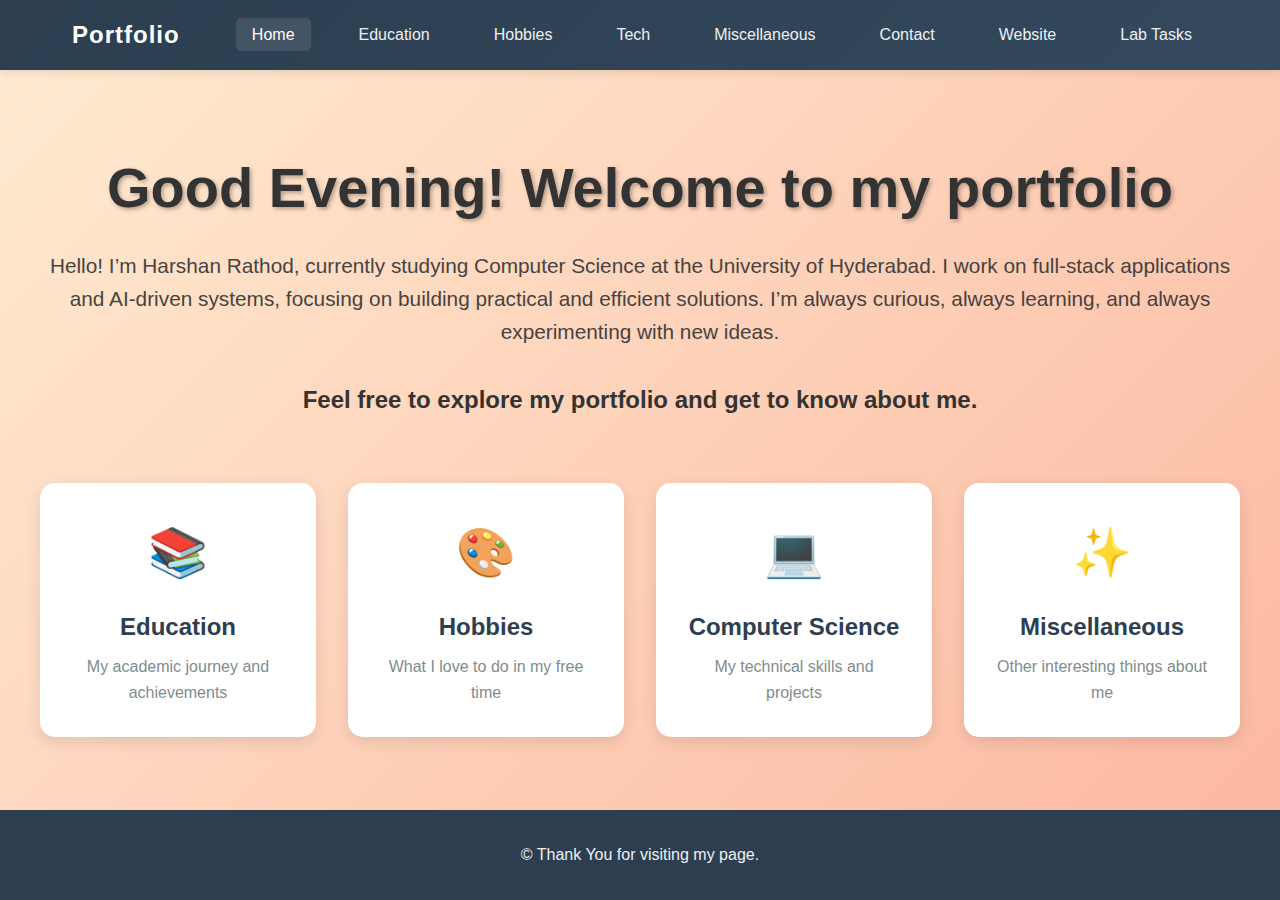
<file: index.html>
<!DOCTYPE html>
<html lang="en">
<head>
    <meta charset="UTF-8">
    <meta name="viewport" content="width=device-width, initial-scale=1.0">
    <title>Welcome - Portfolio</title>
    <link rel="stylesheet" href="styles.css">
</head>
<body class="landing-page">
    <nav class="navbar">
        <div class="nav-container">
            <a href="index.html" class="logo">Portfolio</a>
            <ul class="nav-menu">
                <li><a href="index.html" class="active">Home</a></li>
                <li><a href="education.html">Education</a></li>
                <li><a href="hobbies.html">Hobbies</a></li>
                <li><a href="tech.html">Tech</a></li>
                <li><a href="miscellaneous.html">Miscellaneous</a></li>
                <li><a href="contact.html">Contact</a></li>
                <li><a href="/SCIS,UOH_files/redesigned_scis.html">Website</a> </li>
                <li><a href="questions.html">Lab Tasks</a></li>
            </ul>
        </div>
    </nav>

    <main class="hero-section">
        <div class="hero-content">
            <h1 class="hero-title">Welcome to my portfolio</h1>
            <p class="hero-subtitle">Hello! I’m Harshan Rathod, currently studying Computer Science at the University of Hyderabad. I work on full-stack applications and AI-driven systems, focusing on building practical and efficient solutions. I’m always curious, always learning, and always experimenting with new ideas.</p>
            <h2>Feel free to explore my portfolio and get to know about me.</h2>           
        </div>
        
        <div class="feature-cards">
            <a href="education.html" class="feature-card card-education">
                <div class="card-icon">📚</div>
                <h3>Education</h3>
                <p>My academic journey and achievements</p>
            </a>
            
            <a href="hobbies.html" class="feature-card card-hobbies">
                <div class="card-icon">🎨</div>
                <h3>Hobbies</h3>
                <p>What I love to do in my free time</p>
            </a>
            
            <a href="tech.html" class="feature-card card-tech">
                <div class="card-icon">💻</div>
                <h3>Computer Science</h3>
                <p>My technical skills and projects</p>
            </a>
            
            <a href="miscellaneous.html" class="feature-card card-misc">
                <div class="card-icon">✨</div>
                <h3>Miscellaneous</h3>
                <p>Other interesting things about me</p>
            </a>
        </div>
    </main>

    <footer class="footer">
        <p>&copy; Thank You for visiting my page.</p>
    </footer>
    <script src="index.js"></script>
</body>
</html>
</file>
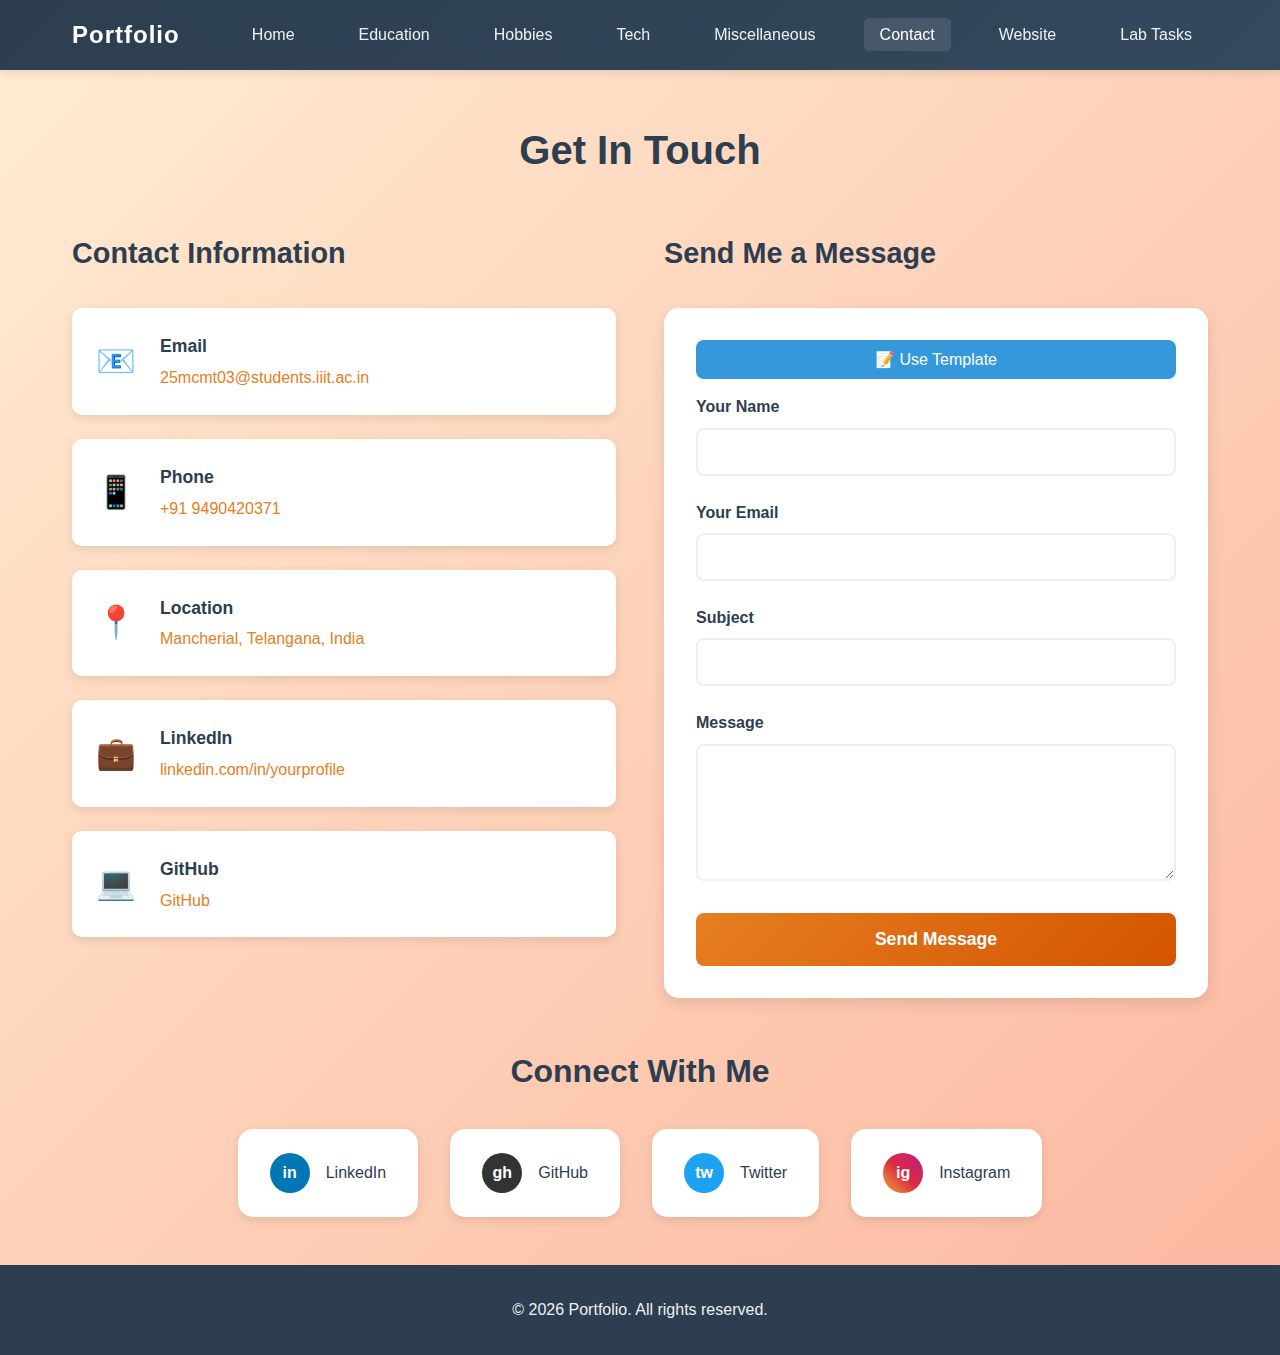
<file: contact.html>
<!DOCTYPE html>
<html lang="en">
<head>
    <meta charset="UTF-8">
    <meta name="viewport" content="width=device-width, initial-scale=1.0">
    <title>Contact - Portfolio</title>
    <link rel="stylesheet" href="styles.css">
</head>
<body class="contact-page">
    <nav class="navbar">
        <div class="nav-container">
            <a href="index.html" class="logo">Portfolio</a>
            <ul class="nav-menu">
                <li><a href="index.html">Home</a></li>
                <li><a href="education.html">Education</a></li>
                <li><a href="hobbies.html">Hobbies</a></li>
                <li><a href="tech.html">Tech</a></li>
                <li><a href="miscellaneous.html">Miscellaneous</a></li>
                <li><a href="contact.html" class="active">Contact</a></li>
                <li><a href="/SCIS,UOH_files/redesigned_scis.html">Website</a> </li>
                <li><a href="questions.html">Lab Tasks</a></li>
            </ul>
        </div>
    </nav>

    <main class="content-wrapper">
        <header class="page-header">
            <h1>Get In Touch</h1>
           
        </header>

        <section class="contact-content">
            <div class="contact-info">
                <h2>Contact Information</h2>
                <div class="info-items">
                    <div class="info-item">
                        <div class="info-icon">📧</div>
                        <div class="info-text">
                            <h3>Email</h3>
                            <a href="mailto:25mcmt03@students.iiit.ac.in">25mcmt03@students.iiit.ac.in</a>
                        </div>
                    </div>
                    
                    <div class="info-item">
                        <div class="info-icon">📱</div>
                        <div class="info-text">
                            <h3>Phone</h3>
                            <a href="tel:+919490420371">+91 9490420371</a>
                        </div>
                    </div>
                    
                    <div class="info-item">
                        <div class="info-icon">📍</div>
                        <div class="info-text">
                            <h3>Location</h3>
                            <p>Mancherial, Telangana, India</p>
                        </div>
                    </div>
                    
                    <div class="info-item">
                        <div class="info-icon">💼</div>
                        <div class="info-text">
                            <h3>LinkedIn</h3>
                            <a href="https://linkedin.com/in/yourprofile" target="_blank">linkedin.com/in/yourprofile</a>
                        </div>
                    </div>
                    
                    <div class="info-item">
                        <div class="info-icon">💻</div>
                        <div class="info-text">
                            <h3>GitHub</h3>
                            <a href="https://github.com/Har-shan" target="_blank">GitHub</a>
                        </div>
                    </div>
                </div>
            </div>

            <div class="contact-form-container">
                <h2>Send Me a Message</h2>
                <div class="form-wrapper">
                    <div class="form-group">
                        <label for="name">Your Name</label>
                        <input type="text" id="name" name="name"  required>
                    </div>
                    
                    <div class="form-group">
                        <label for="email">Your Email</label>
                        <input type="email" id="email" name="email"  required>
                    </div>
                    
                    <div class="form-group">
                        <label for="subject">Subject</label>
                        <input type="text" id="subject" name="subject"  required>
                    </div>
                    
                    <div class="form-group">
                        <label for="message">Message</label>
                        <textarea id="message" name="message" rows="6"  required></textarea>
                    </div>
                    
                    <button type="submit" class="submit-btn">Send Message</button>
                </div>
            </div>
        </section>

        <section class="social-section">
            <h2>Connect With Me</h2>
            <div class="social-links">
                <a href="#" class="social-link linkedin">
                    <span class="social-icon">in</span>
                    <span>LinkedIn</span>
                </a>
                <a href="#" class="social-link github">
                    <span class="social-icon">gh</span>
                    <span>GitHub</span>
                </a>
                <a href="#" class="social-link twitter">
                    <span class="social-icon">tw</span>
                    <span>Twitter</span>
                </a>
                <a href="#" class="social-link instagram">
                    <span class="social-icon">ig</span>
                    <span>Instagram</span>
                </a>
            </div>
        </section>
    </main>

    <footer class="footer">
        <p>&copy; 2026 Portfolio. All rights reserved.</p>
    </footer>
    <script src="contact.js"></script>
</body>
</html>
</file>
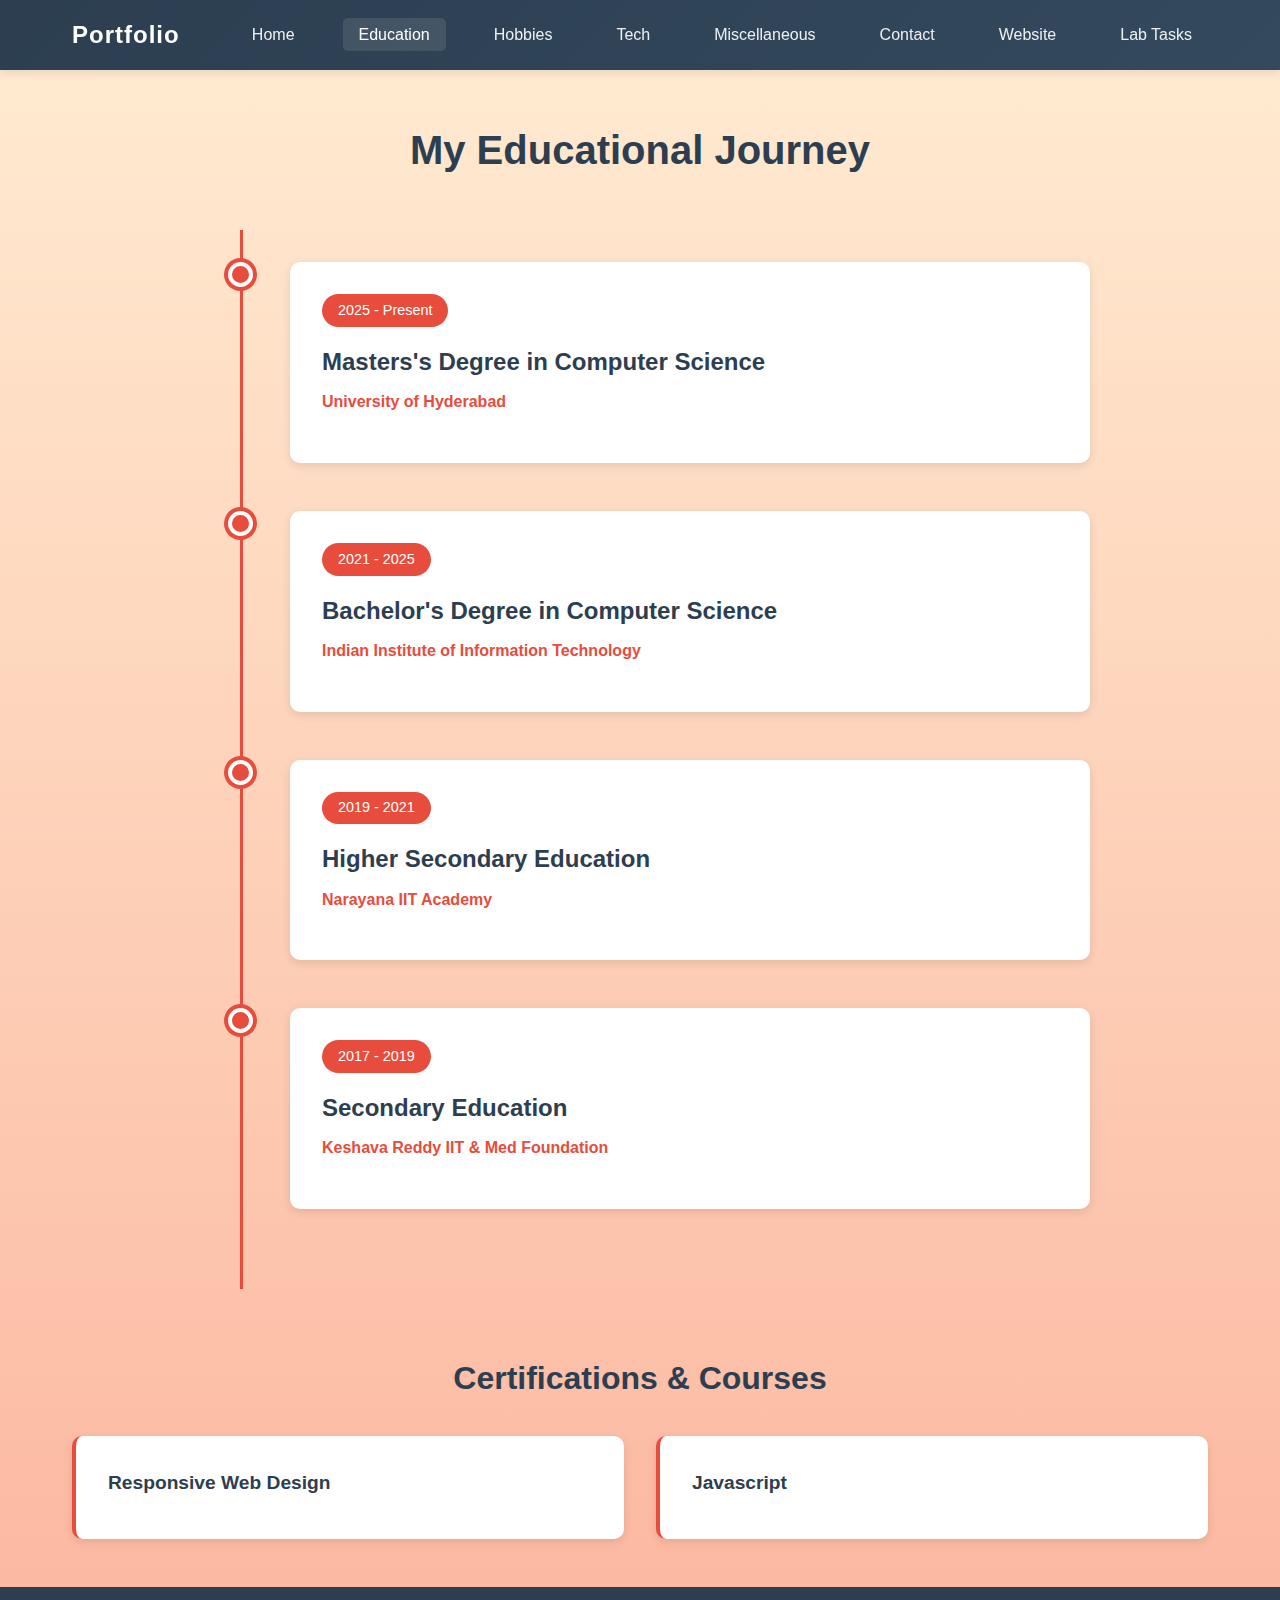
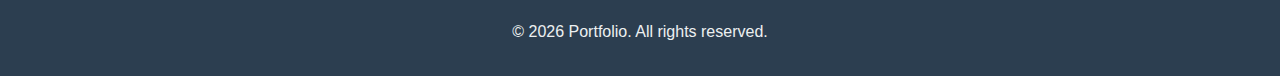
<file: education.html>
<!DOCTYPE html>
<html lang="en">
<head>
    <meta charset="UTF-8">
    <meta name="viewport" content="width=device-width, initial-scale=1.0">
    <title>Education - Portfolio</title>
    <link rel="stylesheet" href="styles.css">
</head>
<body class="education-page">
    <nav class="navbar">
        <div class="nav-container">
            <a href="index.html" class="logo">Portfolio</a>
            <ul class="nav-menu">
                <li><a href="index.html">Home</a></li>
                <li><a href="education.html" class="active">Education</a></li>
                <li><a href="hobbies.html">Hobbies</a></li>
                <li><a href="tech.html">Tech</a></li>
                <li><a href="miscellaneous.html">Miscellaneous</a></li>
                <li><a href="contact.html">Contact</a></li>
                <li><a href="/SCIS,UOH_files/redesigned_scis.html">Website</a> </li>
                <li><a href="questions.html">Lab Tasks</a></li>
            </ul>
        </div>
    </nav>

    <main class="content-wrapper">
        <header class="page-header">
            <h1>My Educational Journey</h1>
           
        </header>

        <section class="timeline">
            <div class="timeline-item">
                <div class="timeline-marker"></div>
                <div class="timeline-content">
                    <span class="timeline-date">2025 - Present</span>
                    <h3>Masters's Degree in Computer Science</h3>
                    <p class="institution">University of Hyderabad</p>
                    
                </div>
            </div>
            <div class="timeline-item">
                <div class="timeline-marker"></div>
                <div class="timeline-content">
                    <span class="timeline-date">2021 - 2025</span>
                    <h3>Bachelor's Degree in Computer Science</h3>
                    <p class="institution">Indian Institute of Information Technology</p>
                    
                </div>
            </div>

            <div class="timeline-item">
                <div class="timeline-marker"></div>
                <div class="timeline-content">
                    <span class="timeline-date">2019 - 2021</span>
                    <h3>Higher Secondary Education</h3>
                    <p class="institution">Narayana IIT Academy</p>
                    
                </div>
            </div>

            <div class="timeline-item">
                <div class="timeline-marker"></div>
                <div class="timeline-content">
                    <span class="timeline-date">2017 - 2019</span>
                    <h3>Secondary Education</h3>
                    <p class="institution">Keshava Reddy IIT & Med Foundation</p>
                   
                </div>
            </div>
        </section>

        <section class="skills-section">
            <h2>Certifications & Courses</h2>
            <div class="certifications-grid">
                <div class="cert-card">
                    <h4>Responsive Web Design</h4>
                  
                </div>
                <div class="cert-card">
                    <h4>Javascript</h4>
                   
            </div>
        </section>
    </main>

    <footer class="footer">
        <p>&copy; 2026 Portfolio. All rights reserved.</p>
    </footer>
    <script src="education.js"></script>
</body>
</html>
</file>
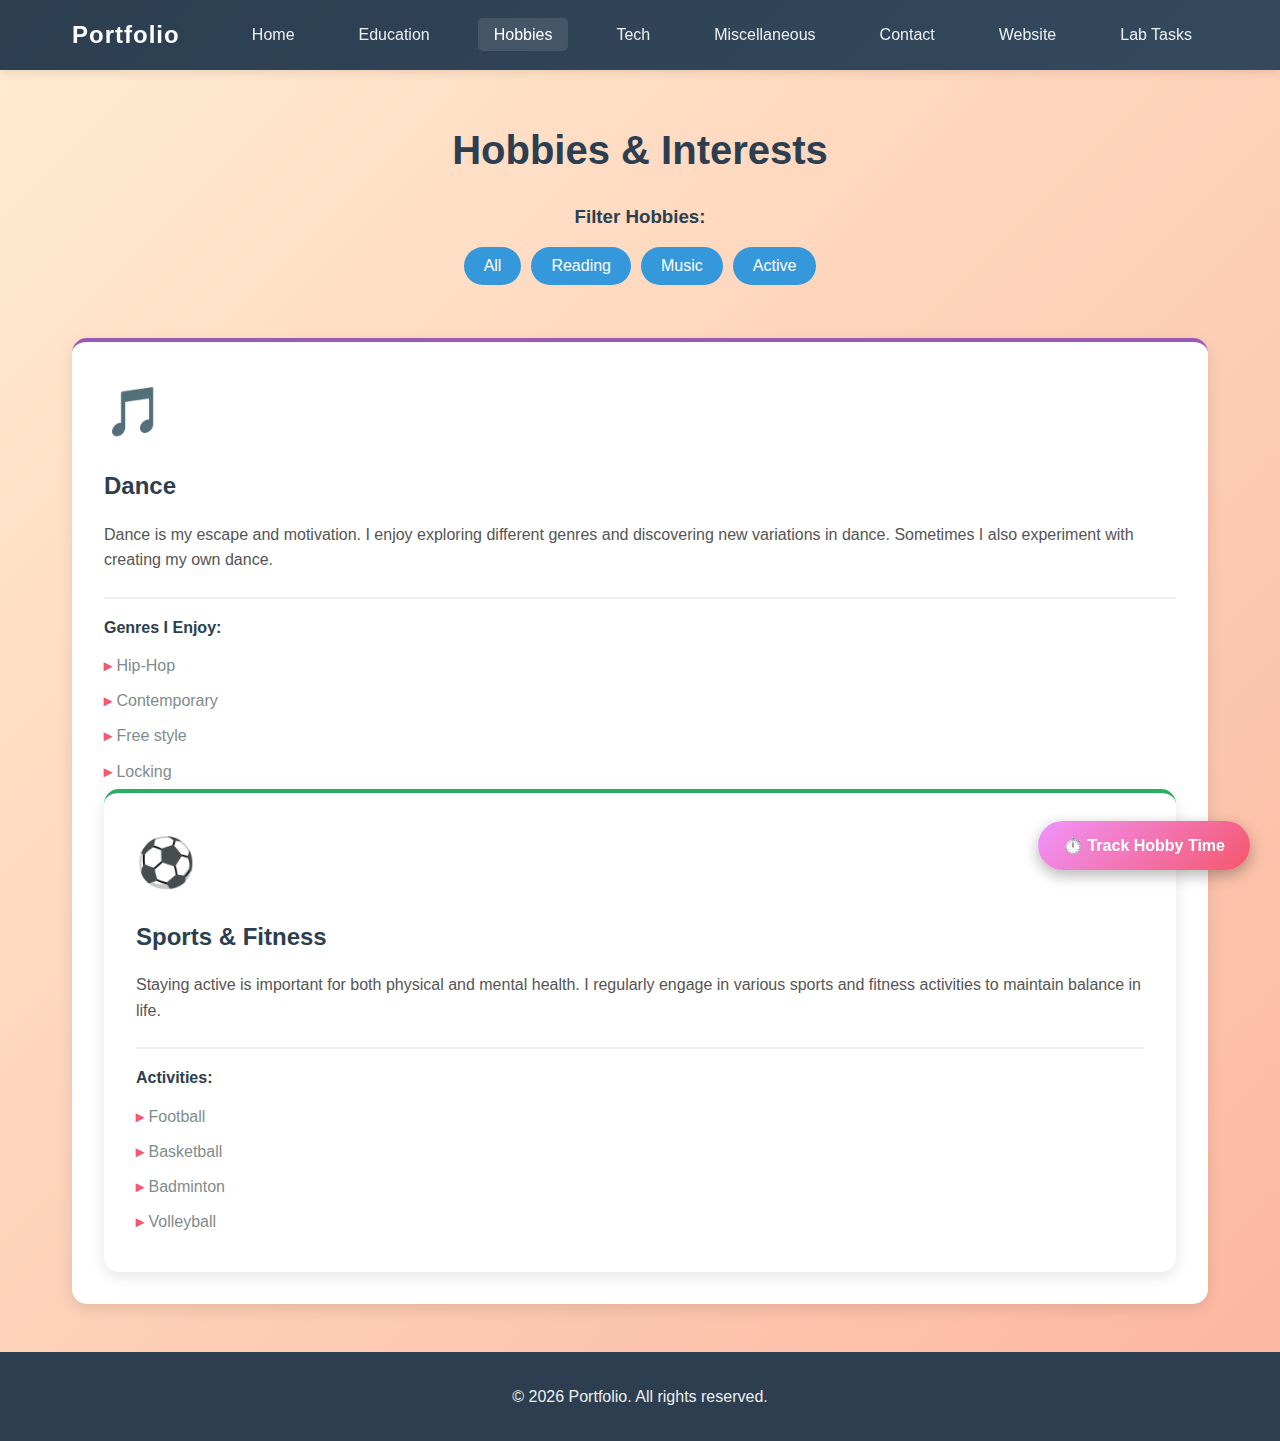
<file: hobbies.html>
<!DOCTYPE html>
<html lang="en">
<head>
    <meta charset="UTF-8">
    <meta name="viewport" content="width=device-width, initial-scale=1.0">
    <title>Hobbies & Interests - Portfolio</title>
    <link rel="stylesheet" href="styles.css">
</head>
<body class="hobbies-page">
    <nav class="navbar">
        <div class="nav-container">
            <a href="index.html" class="logo">Portfolio</a>
            <ul class="nav-menu">
                <li><a href="index.html">Home</a></li>
                <li><a href="education.html">Education</a></li>
                <li><a href="hobbies.html" class="active">Hobbies</a></li>
                <li><a href="tech.html">Tech</a></li>
                <li><a href="miscellaneous.html">Miscellaneous</a></li>
                <li><a href="contact.html">Contact</a></li>
                <li><a href="/SCIS,UOH_files/redesigned_scis.html">Website</a> </li>
                <li><a href="questions.html">Lab Tasks</a></li>
            </ul>
        </div>
    </nav>

    <main class="content-wrapper">
        <header class="page-header">
            <h1>Hobbies & Interests</h1>
            
        </header>

        <section class="hobbies-grid">
           

            <div class="hobby-card hobby-music">
                <div class="hobby-icon">🎵</div>
                <h3>Dance</h3>
                <p>Dance is my escape and motivation. I enjoy exploring different genres and discovering new variations in dance. Sometimes I also experiment with creating my own dance.</p>
                <div class="hobby-details">
                    <strong>Genres I Enjoy:</strong>
                    <ul>
                        <li>Hip-Hop</li>
                        <li>Contemporary</li>
                        <li>Free style</li>
                        <li>Locking</li>
                    </ul>
            </div>

           

            <div class="hobby-card hobby-sports">
                <div class="hobby-icon">⚽</div>
                <h3>Sports & Fitness</h3>
                <p>Staying active is important for both physical and mental health. I regularly engage in various sports and fitness activities to maintain balance in life.</p>
                <div class="hobby-details">
                    <strong>Activities:</strong>
                    <ul>
                        <li>Football</li>
                        <li>Basketball</li>
                        <li>Badminton</li>
                        <li>Volleyball</li>
                    </ul>
                </div>
            </div>

           
        </section>
    </main>

    <footer class="footer">
        <p>&copy; 2026 Portfolio. All rights reserved.</p>
    </footer>
    <script src="hobbies.js"></script>
</body>
</html>
</file>
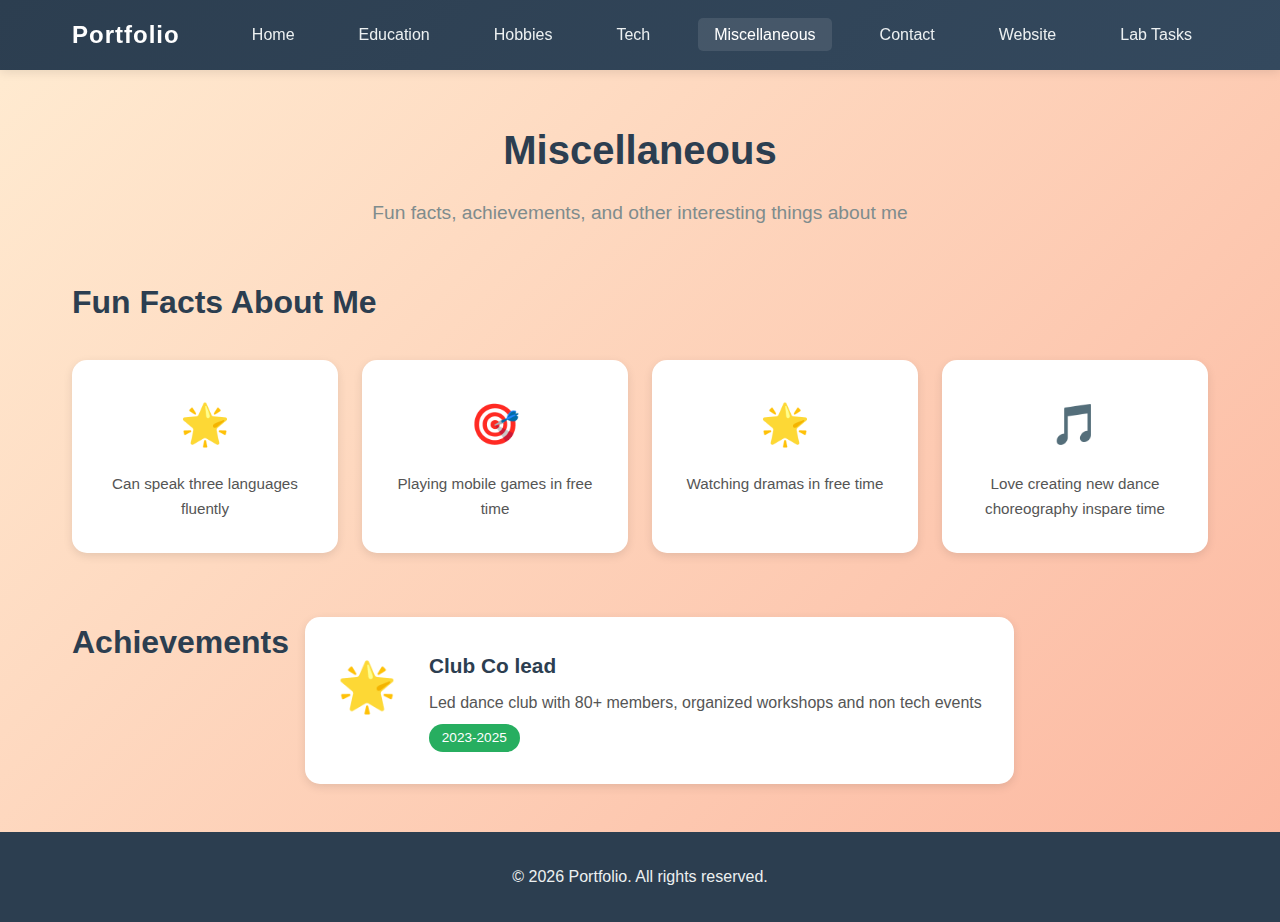
<file: miscellaneous.html>
<!DOCTYPE html>
<html lang="en">
<head>
    <meta charset="UTF-8">
    <meta name="viewport" content="width=device-width, initial-scale=1.0">
    <title>Miscellaneous - Portfolio</title>
    <link rel="stylesheet" href="styles.css">
</head>
<body class="misc-page">
    <nav class="navbar">
        <div class="nav-container">
            <a href="index.html" class="logo">Portfolio</a>
            <ul class="nav-menu">
                <li><a href="index.html">Home</a></li>
                <li><a href="education.html">Education</a></li>
                <li><a href="hobbies.html">Hobbies</a></li>
                <li><a href="tech.html">Tech</a></li>
                <li><a href="miscellaneous.html" class="active">Miscellaneous</a></li>
                <li><a href="contact.html">Contact</a></li>
                <li><a href="/SCIS,UOH_files/redesigned_scis.html">Website</a> </li>
                <li><a href="questions.html">Lab Tasks</a></li>
            </ul>
        </div>
    </nav>

    <main class="content-wrapper">
        <header class="page-header">
            <h1>Miscellaneous</h1>
            <p>Fun facts, achievements, and other interesting things about me</p>
        </header>

        <section class="misc-content">
            <div class="misc-section fun-facts">
                <h2>Fun Facts About Me</h2>
                <div class="facts-grid">
                    <div class="fact-card">
                        <div class="fact-number">🌟</div>
                        <p>Can speak three languages fluently</p>
                    </div>
                    
                    <div class="fact-card">
                        <div class="fact-number">🎯</div>
                        <p>Playing mobile games in free time</p>
                    </div>
                    <div class="fact-card">
                        <div class="fact-number">🌟</div>
                        <p>Watching dramas in free time</p>
                    </div>
                   
                    <div class="fact-card">
                        <div class="fact-number">🎵</div>
                        <p>Love creating new dance choreography inspare time</p>
                    </div>
                </div>
            </div>

            <div class="misc-section achievements">
                <h2>Achievements </h2>
                <div class="achievements-list">
                    
                    <div class="achievement-item">
                        <div class="achievement-icon">🌟</div>
                        <div class="achievement-content">
                            <h3>Club Co lead</h3>
                            <p>Led dance club with 80+ members, organized workshops and non tech events</p>
                            <span class="achievement-year">2023-2025</span>
                        </div>
                    </div>
                </div>
            </div>

            
            </div>
        </section>
    </main>

    <footer class="footer">
        <p>&copy; 2026 Portfolio. All rights reserved.</p>
    </footer>
</body>
</html>
</file>
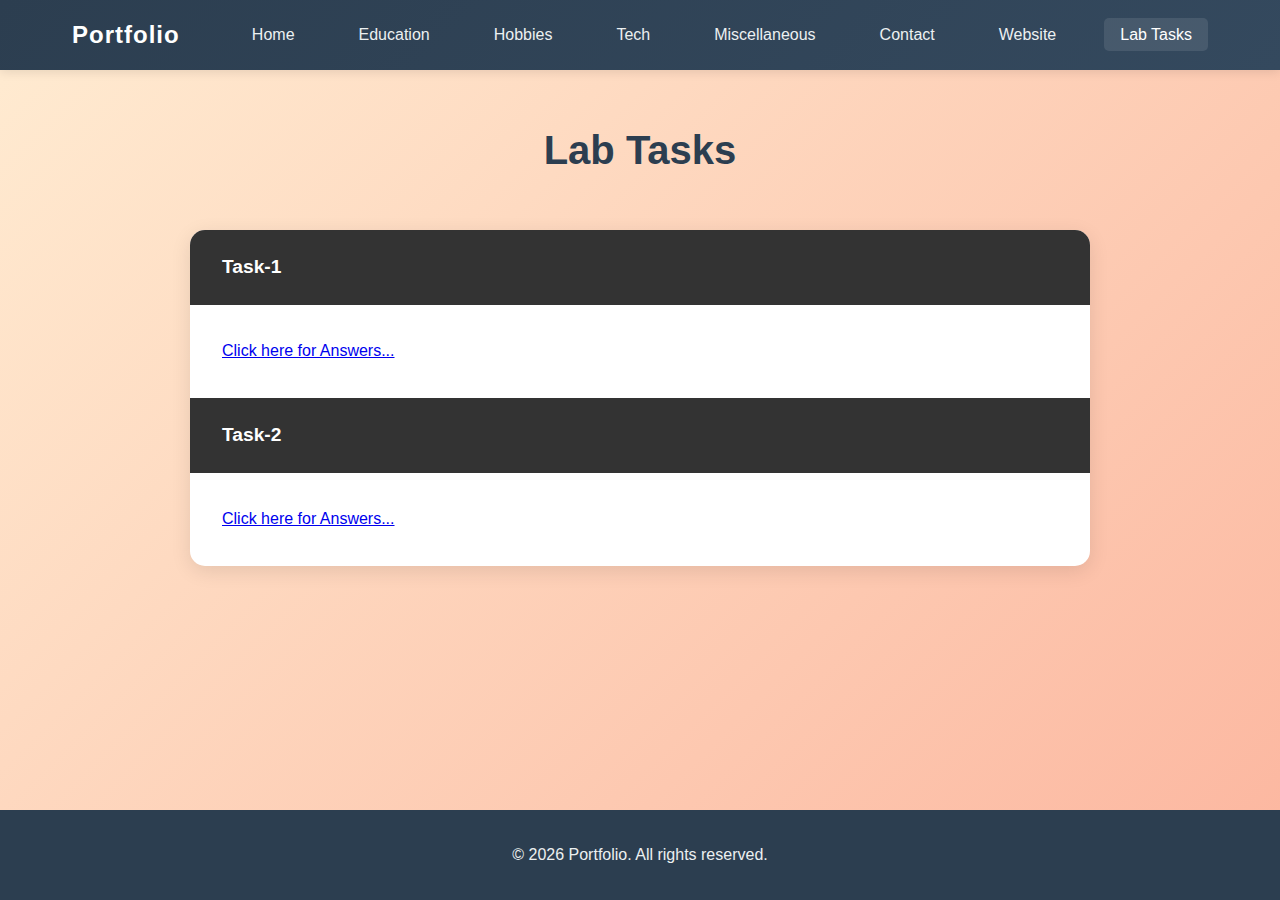
<file: questions.html>
<!DOCTYPE html>
<html lang="en">
<head>
    <meta charset="UTF-8">
    <meta name="viewport" content="width=device-width, initial-scale=1.0">
    <title>FAQ </title>
    <link rel="stylesheet" href="styles.css">
</head>
<body class="faq-page">
    <nav class="navbar">
        <div class="nav-container">
            <a href="index.html" class="logo">Portfolio</a>
            <ul class="nav-menu">
                <li><a href="index.html">Home</a></li>
                <li><a href="education.html">Education</a></li>
                <li><a href="hobbies.html">Hobbies</a></li>
                <li><a href="tech.html">Tech</a></li>
                <li><a href="miscellaneous.html">Miscellaneous</a></li>
                <li><a href="contact.html">Contact</a></li>
                <li><a href="/SCIS,UOH_files/redesigned_scis.html">Website</a> </li>
                <li><a href="questions.html" class="active">Lab Tasks</a></li>
            </ul>
        </div>
    </nav>

    <main class="content-wrapper">
        <header class="page-header">
            <h1>Lab Tasks</h1>
            
        </header>

        <section class="faq-container">
            <div class="faq-box">
                <div class="question">
                    
                    <h3>Task-1</h3>
                </div>
                <div class="answer">
                    <a href="https://docs.google.com/document/d/15Dwp5Jq___1dzDtQcyMRfXZgx3-1iEpISqb1HBBm7uo/edit?usp=drive_link">Click here for Answers...</a>
                    
                    </ul>
                </div>
                <div class="question">
                        
                    <h3>Task-2</h3>
                </div>
                <div class="answer">
                    <a href="https://docs.google.com/document/d/1zyG847IuKLARwtjPPlewzAq3kBGnkXfZw5_vyCJ6ykQ/edit?usp=sharing">Click here for Answers...</a>
                    
                    </ul>
                </div>
            </div>

           
    </main>

    <footer class="footer">
        <p>&copy; 2026 Portfolio. All rights reserved.</p>
    </footer>
</body>
</html>
</file>
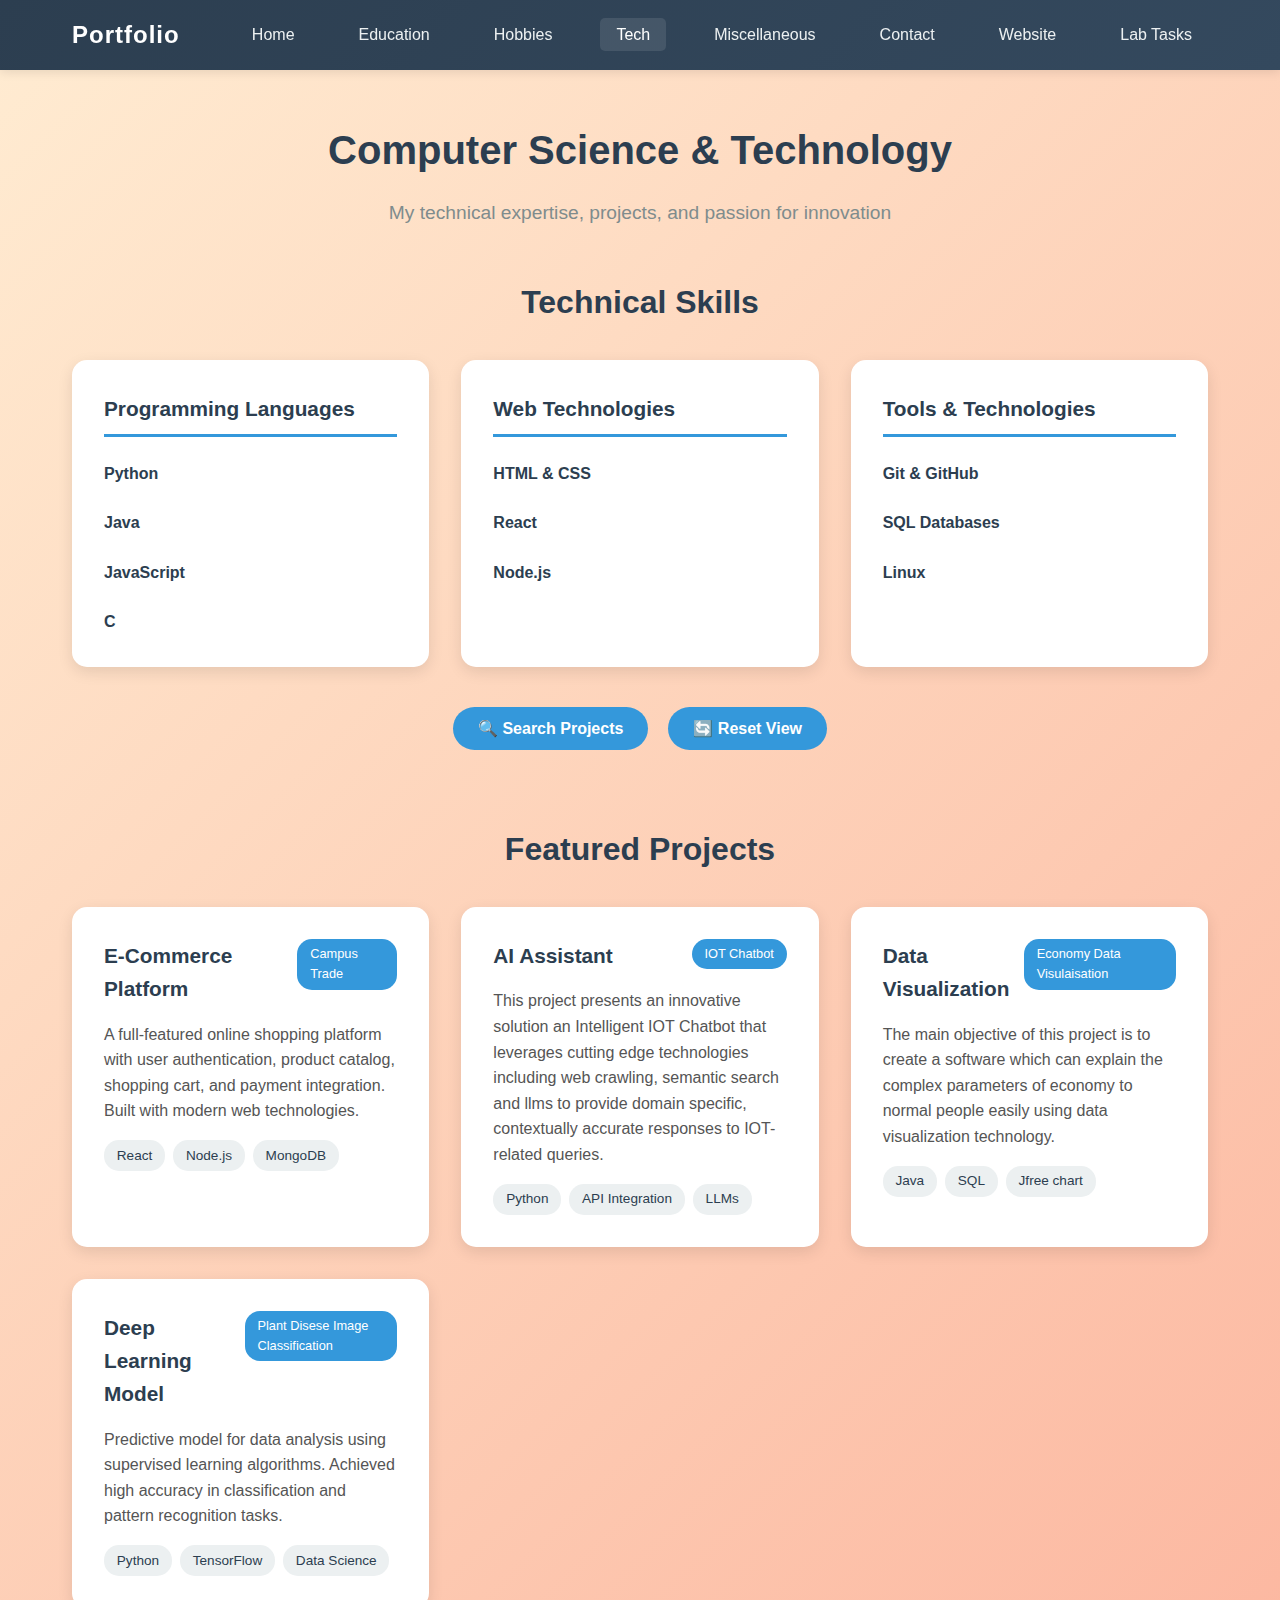
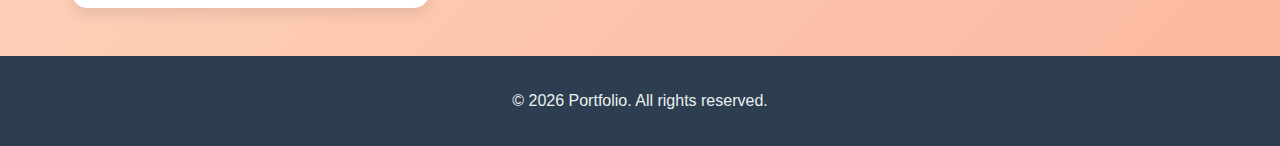
<file: tech.html>
<!DOCTYPE html>
<html lang="en">
<head>
    <meta charset="UTF-8">
    <meta name="viewport" content="width=device-width, initial-scale=1.0">
    <title>Computer Science & Tech - Portfolio</title>
    <link rel="stylesheet" href="styles.css">
</head>
<body class="tech-page">
    <nav class="navbar">
        <div class="nav-container">
            <a href="index.html" class="logo">Portfolio</a>
            <ul class="nav-menu">
                <li><a href="index.html">Home</a></li>
                <li><a href="education.html">Education</a></li>
                <li><a href="hobbies.html">Hobbies</a></li>
                <li><a href="tech.html" class="active">Tech</a></li>
                <li><a href="miscellaneous.html">Miscellaneous</a></li>
                <li><a href="contact.html">Contact</a></li>
                <li><a href="/SCIS,UOH_files/redesigned_scis.html">Website</a> </li>
                <li><a href="questions.html">Lab Tasks</a></li>
            </ul>
        </div>
    </nav>

    <main class="content-wrapper">
        <header class="page-header">
            <h1>Computer Science & Technology</h1>
            <p>My technical expertise, projects, and passion for innovation</p>
        </header>

        <section class="tech-skills">
            <h2>Technical Skills</h2>
            <div class="skills-container">
                <div class="skill-category">
                    <h3>Programming Languages</h3>
                    <div class="skill-list">
                        <div class="skill-item">
                            <span class="skill-name">Python</span>
                           
                        </div>
                        <div class="skill-item">
                            <span class="skill-name">Java</span>
                            
                        </div>
                        <div class="skill-item">
                            <span class="skill-name">JavaScript</span>
                            
                        </div>
                        <div class="skill-item">
                            <span class="skill-name">C</span>
                            
                        </div>
                    </div>
                </div>

                <div class="skill-category">
                    <h3>Web Technologies</h3>
                    <div class="skill-list">
                        <div class="skill-item">
                            <span class="skill-name">HTML & CSS</span>
                            
                        </div>
                        <div class="skill-item">
                            <span class="skill-name">React</span>
                            
                        </div>
                        <div class="skill-item">
                            <span class="skill-name">Node.js</span>
                            
                        </div>
                    </div>
                </div>

                <div class="skill-category">
                    <h3>Tools & Technologies</h3>
                    <div class="skill-list">
                        <div class="skill-item">
                            <span class="skill-name">Git & GitHub</span>
                            
                        </div>
                        <div class="skill-item">
                            <span class="skill-name">SQL Databases</span>
                            
                        </div>
                        <div class="skill-item">
                            <span class="skill-name">Linux</span>
                            
                        </div>
                    </div>
                </div>
            </div>
        </section>

        <section class="projects-section">
            <h2>Featured Projects</h2>
            <div class="projects-grid">
                <div class="project-card">
                    <div class="project-header">
                        <h3>E-Commerce Platform</h3>
                        <span class="project-tag">Campus Trade</span>
                    </div>
                    <p>A full-featured online shopping platform with user authentication, product catalog, shopping cart, and payment integration. Built with modern web technologies.</p>
                    <div class="project-tech">
                        <span>React</span>
                        <span>Node.js</span>
                        <span>MongoDB</span>
                    </div>
                </div>

                <div class="project-card">
                    <div class="project-header">
                        <h3>AI Assistant</h3>
                        <span class="project-tag">IOT Chatbot</span>
                    </div>
                    <p>This project presents an innovative solution an Intelligent IOT Chatbot that leverages cutting edge technologies including web crawling, semantic search and llms to provide domain specific, contextually accurate responses to IOT- related queries. </p>
                    <div class="project-tech">
                        <span>Python</span>
                        <span>API Integration</span>
                        <span> LLMs</span>
                    </div>
                </div>

                <div class="project-card">
                    <div class="project-header">
                        <h3>Data Visualization</h3>
                        <span class="project-tag">Economy Data Visulaisation </span>
                    </div>
                    <p>The main objective of this project is to create a software which can explain the complex parameters of economy to normal people easily using data visualization technology.</p>
                    <div class="project-tech">
                        <span>Java</span>
                        <span>SQL</span>
                        <span>Jfree chart</span>
                    </div>
                </div>

                <div class="project-card">
                    <div class="project-header">
                        <h3>Deep Learning Model</h3>
                        <span class="project-tag">Plant Disese Image Classification</span>
                    </div>
                    <p>Predictive model for data analysis using supervised learning algorithms. Achieved high accuracy in classification and pattern recognition tasks.</p>
                    <div class="project-tech">
                        <span>Python</span>
                        <span>TensorFlow</span>
                        <span>Data Science</span>
                    </div>
                </div>
            </div>
        </section>
    </main>

    <footer class="footer">
        <p>&copy; 2026 Portfolio. All rights reserved.</p>
    </footer>
    <script src="tech.js"></script>
</body>
</html>
</file>
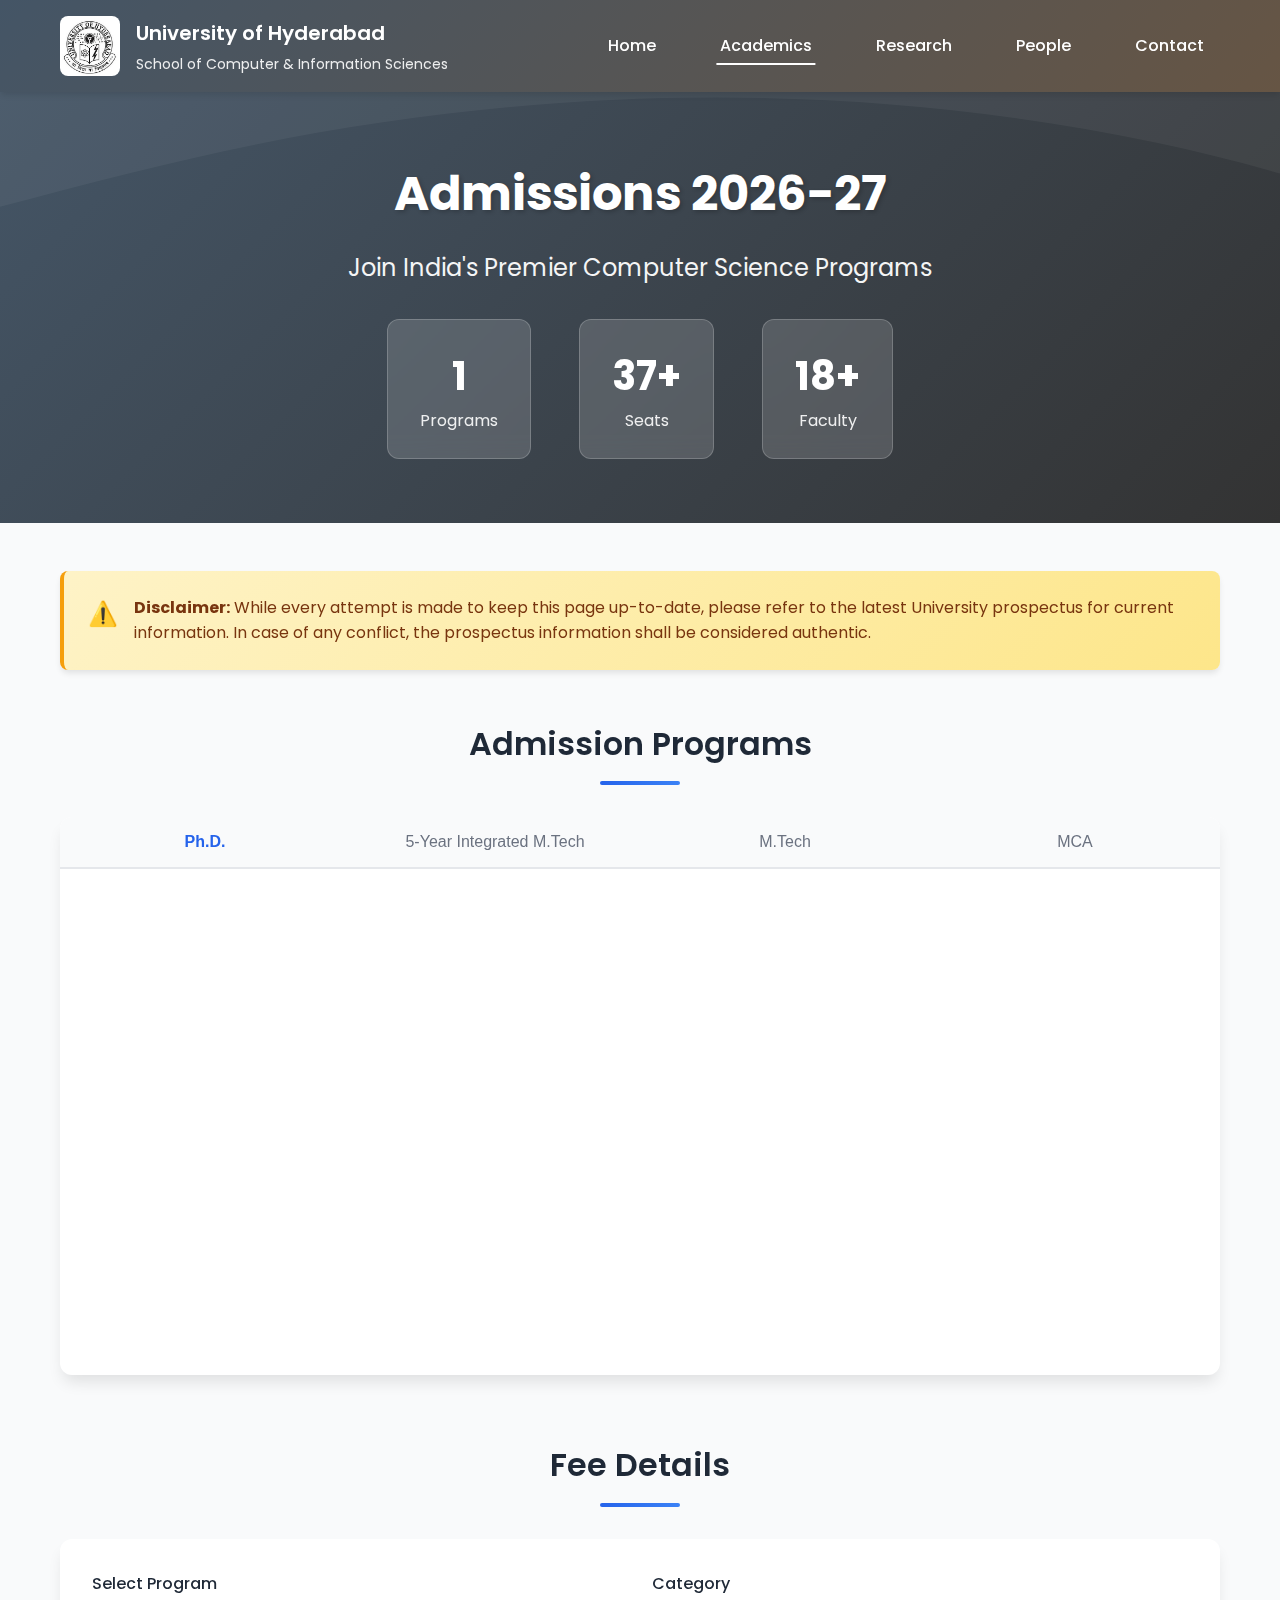
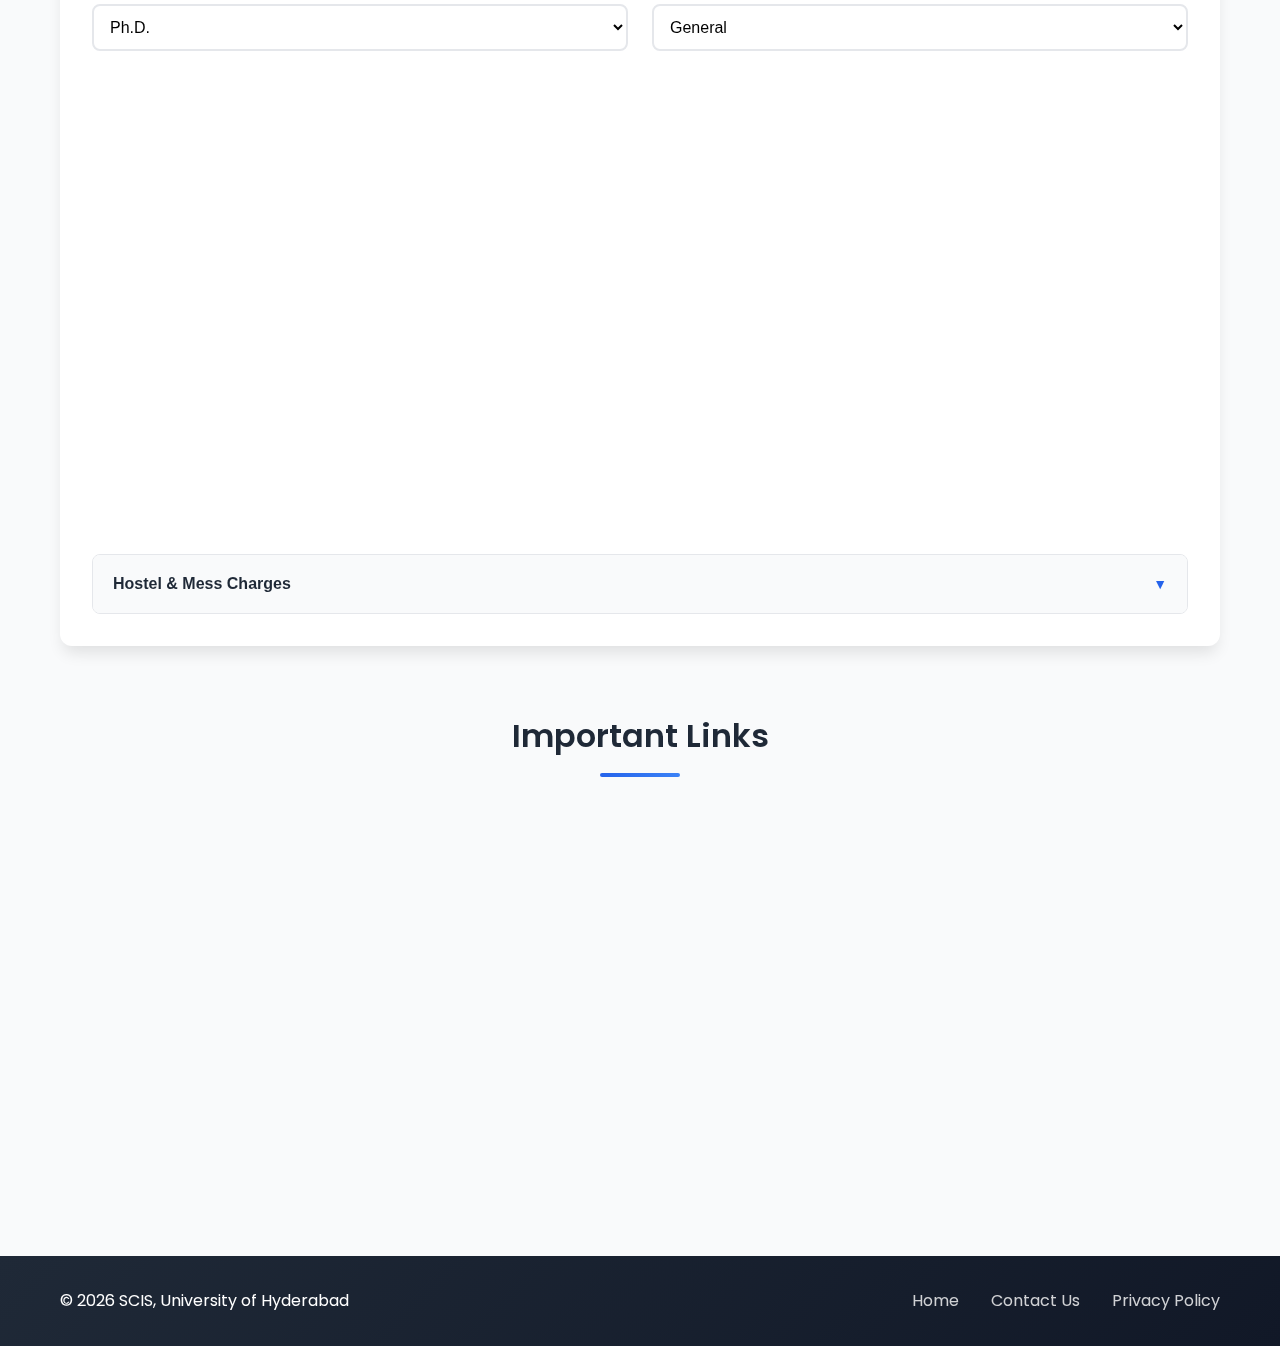
<file: SCIS,UOH_files/redesigned_scis.html>
<!DOCTYPE html>
<html lang="en">
<head>
    <meta charset="UTF-8">
    <meta name="viewport" content="width=device-width, initial-scale=1.0">
    <title>SCIS UOH - Admissions Redesigned</title>
    <link rel="stylesheet" href="redesigned_styles.css">
    <link href="https://fonts.googleapis.com/css2?family=Poppins:wght@300;400;500;600;700&display=swap" rel="stylesheet">
</head>
<body>
    <!-- Header Section -->
    <header class="header">
        <div class="container">
            <div class="header-content">
                <div class="logo-section">
                    <img src="images.jpeg" alt="University of Hyderabad Logo" class="logo">
                    <div class="logo-text">
                        <h1>University of Hyderabad</h1>
                        <p>School of Computer & Information Sciences</p>
                    </div>
                </div>
                <nav class="main-nav">
                    <ul>
                        <li><a href="#home">Home</a></li>
                        <li><a href="#academics" class="active">Academics</a></li>
                        <li><a href="#research">Research</a></li>
                        <li><a href="#people">People</a></li>
                        <li><a href="#contact">Contact</a></li>
                    </ul>
                </nav>
            </div>
        </div>
    </header>

    <!-- Hero Section -->
    <section class="hero">
        <div class="container">
            <div class="hero-content">
                <h2 class="hero-title">Admissions 2026-27</h2>
                <p class="hero-subtitle">Join India's Premier Computer Science Programs</p>
                <div class="hero-stats">
                    <div class="stat-card">
                        <span class="stat-number">4</span>
                        <span class="stat-label">Programs</span>
                    </div>
                    <div class="stat-card">
                        <span class="stat-number">100+</span>
                        <span class="stat-label">Seats</span>
                    </div>
                    <div class="stat-card">
                        <span class="stat-number">50+</span>
                        <span class="stat-label">Faculty</span>
                    </div>
                </div>
            </div>
        </div>
    </section>

    <!-- Main Content -->
    <main class="main-content">
        <div class="container">
            
            <!-- Important Notice -->
            <div class="notice-banner">
                <div class="notice-icon">⚠️</div>
                <div class="notice-content">
                    <strong>Disclaimer:</strong> While every attempt is made to keep this page up-to-date, please refer to the latest University prospectus for current information. In case of any conflict, the prospectus information shall be considered authentic.
                </div>
            </div>

            <!-- Program Tabs -->
            <section class="programs-section">
                <h2 class="section-title">Admission Programs</h2>
                
                <div class="tabs-container">
                    <div class="tab-buttons">
                        <button class="tab-btn active" data-tab="phd">Ph.D.</button>
                        <button class="tab-btn" data-tab="integrated">5-Year Integrated M.Tech</button>
                        <button class="tab-btn" data-tab="mtech">M.Tech</button>
                        <button class="tab-btn" data-tab="mca">MCA</button>
                    </div>

                    <!-- PhD Tab Content -->
                    <div class="tab-content active" id="phd">
                        <div class="program-card">
                            <div class="program-header">
                                <h3>Doctor of Philosophy (Ph.D.)</h3>
                                <span class="program-badge">Research Program</span>
                            </div>
                            <div class="program-details">
                                <div class="detail-item">
                                    <span class="detail-icon"></span>
                                    <div>
                                        <strong>Admission Process</strong>
                                        <p>Entrance exam followed by interview</p>
                                    </div>
                                </div>
                                <div class="detail-item">
                                    <span class="detail-icon"></span>
                                    <div>
                                        <strong>Eligibility</strong>
                                        <p>Please refer to UGC Regulations 2016 and University prospectus</p>
                                    </div>
                                </div>
                                <div class="detail-item">
                                    <span class="detail-icon"></span>
                                    <div>
                                        <strong>Fee Structure</strong>
                                        <p>Click "View Fees" below for detailed breakdown</p>
                                    </div>
                                </div>
                            </div>
                            <button class="btn-primary" onclick="showFeeCalculator('phd')">View Fee Details</button>
                        </div>
                    </div>

                    <!-- Integrated M.Tech Tab Content -->
                    <div class="tab-content" id="integrated">
                        <div class="program-card">
                            <div class="program-header">
                                <h3>5-Year Integrated M.Tech in Computer Science</h3>
                                <span class="program-badge">Undergraduate Program</span>
                            </div>
                            <div class="program-details">
                                <div class="detail-item">
                                    <span class="detail-icon">📝</span>
                                    <div>
                                        <strong>Admission Process</strong>
                                        <p>JEE (Main) examination</p>
                                    </div>
                                </div>
                                <div class="detail-item">
                                    <span class="detail-icon">🎓</span>
                                    <div>
                                        <strong>Counselling</strong>
                                        <p>Through JOSAA/CSAB</p>
                                    </div>
                                </div>
                                <div class="detail-item">
                                    <span class="detail-icon">⏱️</span>
                                    <div>
                                        <strong>Duration</strong>
                                        <p>5 Years (10 Semesters)</p>
                                    </div>
                                </div>
                            </div>
                            <button class="btn-primary" onclick="showFeeCalculator('integrated')">View Fee Details</button>
                        </div>
                    </div>

                    <!-- M.Tech Tab Content -->
                    <div class="tab-content" id="mtech">
                        <div class="program-card">
                            <div class="program-header">
                                <h3>M.Tech (CS/AI/IT)</h3>
                                <span class="program-badge">Postgraduate Program</span>
                            </div>
                            <div class="program-details">
                                <div class="detail-item">
                                    <span class="detail-icon">🎯</span>
                                    <div>
                                        <strong>Specializations</strong>
                                        <p>Computer Science, Artificial Intelligence, Information Technology</p>
                                    </div>
                                </div>
                                <div class="detail-item">
                                    <span class="detail-icon">📊</span>
                                    <div>
                                        <strong>Admission Basis</strong>
                                        <p>Valid GATE scores in CS/IT through CCMT counselling</p>
                                    </div>
                                </div>
                                <div class="detail-item">
                                    <span class="detail-icon">🌐</span>
                                    <div>
                                        <strong>More Info</strong>
                                        <p>Visit ccmt.nic.in for counselling details</p>
                                    </div>
                                </div>
                            </div>
                            <button class="btn-primary" onclick="showFeeCalculator('mtech')">View Fee Details</button>
                        </div>
                    </div>

                    <!-- MCA Tab Content -->
                    <div class="tab-content" id="mca">
                        <div class="program-card">
                            <div class="program-header">
                                <h3>Master of Computer Applications (MCA)</h3>
                                <span class="program-badge">Postgraduate Program</span>
                            </div>
                            <div class="program-details">
                                <div class="detail-item">
                                    <span class="detail-icon">📋</span>
                                    <div>
                                        <strong>Entrance Test</strong>
                                        <p>NIMCET (NIT MCA Common Entrance Test)</p>
                                    </div>
                                </div>
                                <div class="detail-item">
                                    <span class="detail-icon">📈</span>
                                    <div>
                                        <strong>Selection Process</strong>
                                        <p>Merit-based on NIMCET scores, counselling at UOH</p>
                                    </div>
                                </div>
                                <div class="detail-item">
                                    <span class="detail-icon">📄</span>
                                    <div>
                                        <strong>Application</strong>
                                        <p>Apply separately to UOH and provide NIMCET scores</p>
                                    </div>
                                </div>
                            </div>
                            <button class="btn-primary" onclick="showFeeCalculator('mca')">View Fee Details</button>
                        </div>
                    </div>
                </div>
            </section>

            <!-- Fee Calculator Section -->
            <section class="fee-calculator-section" id="fee-section">
                <h2 class="section-title">Fee Details</h2>
                
                <div class="calculator-container">
                    <div class="calculator-controls">
                        <div class="control-group">
                            <label for="program-select">Select Program</label>
                            <select id="program-select" onchange="updateFees()">
                                <option value="phd">Ph.D.</option>
                                <option value="integrated">5-Year Integrated M.Tech</option>
                                <option value="mtech">M.Tech (CS/AI/IT)</option>
                                <option value="mca">MCA</option>
                            </select>
                        </div>
                        
                        <div class="control-group">
                            <label for="category-select">Category</label>
                            <select id="category-select" onchange="updateFees()">
                                <option value="general">General</option>
                                <option value="foreign">Foreign National/NRI</option>
                            </select>
                        </div>
                    </div>

                    <div class="fee-breakdown">
                        <h3>Fee Breakdown</h3>
                        <div class="fee-items">
                            <div class="fee-item">
                                <span>Admission Fee</span>
                                <span id="admission-fee" class="fee-amount">₹320</span>
                            </div>
                            <div class="fee-item">
                                <span>At Time of Admission</span>
                                <span id="initial-fee" class="fee-amount">₹330</span>
                            </div>
                            <div class="fee-item">
                                <span>Tuition Fee</span>
                                <span id="tuition-fee" class="fee-amount">₹1,090</span>
                            </div>
                            <div class="fee-item">
                                <span>Miscellaneous Fee</span>
                                <span id="misc-fee" class="fee-amount">₹3,630</span>
                            </div>
                            <div class="fee-item">
                                <span>Deposits (Refundable)</span>
                                <span id="deposit-fee" class="fee-amount">₹1,750</span>
                            </div>
                            <div class="fee-item total">
                                <span><strong>Grand Total</strong></span>
                                <span id="total-fee" class="fee-amount"><strong>₹7,120</strong></span>
                            </div>
                        </div>
                    </div>

                    <div class="hostel-info">
                        <button class="accordion-btn" onclick="toggleAccordion('hostel')">
                            <span>Hostel & Mess Charges</span>
                            <span class="accordion-icon">▼</span>
                        </button>
                        <div class="accordion-content" id="hostel">
                            <div class="hostel-table">
                                <table>
                                    <thead>
                                        <tr>
                                            <th>Particulars</th>
                                            <th>General Category</th>
                                            <th>SC/ST Scholarship Holders</th>
                                        </tr>
                                    </thead>
                                    <tbody>
                                        <tr>
                                            <td>Mess Deposit (5-Year Programs)</td>
                                            <td>₹5,000*</td>
                                            <td>₹1,500</td>
                                        </tr>
                                        <tr>
                                            <td>Mess Deposit (Other Programs)</td>
                                            <td>₹2,500</td>
                                            <td>₹1,500</td>
                                        </tr>
                                        <tr>
                                            <td>Room Rent (Per Semester)</td>
                                            <td>₹500</td>
                                            <td>Nil</td>
                                        </tr>
                                        <tr>
                                            <td>Crockery Fees (Per Year)</td>
                                            <td>₹250</td>
                                            <td>₹250</td>
                                        </tr>
                                        <tr>
                                            <td>Hostel Caution Money (Refundable)</td>
                                            <td>₹600</td>
                                            <td>₹400</td>
                                        </tr>
                                    </tbody>
                                </table>
                                <p class="note">* For 5-year programs: ₹2,500 at admission + ₹2,500 at start of 3rd year</p>
                            </div>
                        </div>
                    </div>
                </div>
            </section>

            <!-- Quick Links Section -->
            <section class="quick-links">
                <h2 class="section-title">Important Links</h2>
                <div class="links-grid">
                    <a href="#" class="link-card">
                        <span class="link-icon">📄</span>
                        <h4>University Prospectus</h4>
                        <p>Download the complete prospectus</p>
                    </a>
                    <a href="#" class="link-card">
                        <span class="link-icon">📝</span>
                        <h4>Apply Online</h4>
                        <p>Start your application</p>
                    </a>
                    <a href="#" class="link-card">
                        <span class="link-icon">📅</span>
                        <h4>Important Dates</h4>
                        <p>Check admission schedule</p>
                    </a>
                    <a href="#" class="link-card">
                        <span class="link-icon">❓</span>
                        <h4>FAQs</h4>
                        <p>Get answers to common questions</p>
                    </a>
                </div>
            </section>

        </div>
    </main>

    <!-- Footer -->
    <footer class="footer">
        <div class="container">
            <div class="footer-content">
                <p>&copy; 2026 SCIS, University of Hyderabad</p>
                <div class="footer-links">
                    <a href="#">Home</a>
                    <a href="#">Contact Us</a>
                    <a href="#">Privacy Policy</a>
                </div>
            </div>
        </div>
    </footer>

    <script src="redesigned_script.js"></script>
</body>
</html>
</file>
<file: styles.css>
/* Reset and Base Styles */
* {
    margin: 0;
    padding: 0;
    box-sizing: border-box;
}

body {
    font-family: 'Segoe UI', Tahoma, Geneva, Verdana, sans-serif;
    line-height: 1.6;
    color: #333;
    min-height: 100vh;
    display: flex;
    flex-direction: column;
}

/* Navigation Bar */
.navbar {
    background: linear-gradient(135deg, #2c3e50 0%, #34495e 100%);
    padding: 1rem 0;
    position: sticky;
    top: 0;
    z-index: 1000;
    box-shadow: 0 2px 10px rgba(0,0,0,0.1);
}

.nav-container {
    max-width: 1200px;
    margin: 0 auto;
    padding: 0 2rem;
    display: flex;
    justify-content: space-between;
    align-items: center;
}

.logo {
    color: #fff;
    font-size: 1.5rem;
    font-weight: bold;
    text-decoration: none;
    letter-spacing: 1px;
}

.nav-menu {
    display: flex;
    list-style: none;
    gap: 2rem;
}

.nav-menu a {
    color: #ecf0f1;
    text-decoration: none;
    padding: 0.5rem 1rem;
    border-radius: 5px;
    transition: all 0.3s ease;
}

.nav-menu a:hover,
.nav-menu a.active {
    background: rgba(255,255,255,0.1);
    color: #fff;
}

/* Footer */
.footer {
    background: #2c3e50;
    color: #ecf0f1;
    text-align: center;
    padding: 2rem;
    margin-top: auto;
}

/* Common Content Wrapper */
.content-wrapper {
    flex: 1;
    max-width: 1200px;
    margin: 0 auto;
    padding: 3rem 2rem;
    width: 100%;
}

.page-header {
    text-align: center;
    margin-bottom: 3rem;
}

.page-header h1 {
    font-size: 2.5rem;
    margin-bottom: 1rem;
    color: #2c3e50;
}

.page-header p {
    font-size: 1.2rem;
    color: #7f8c8d;
}

/* ============================================
   LANDING PAGE STYLES
   ============================================ */
.landing-page {
    background: linear-gradient(135deg, #ffecd2 0%, #fcb69f 100%);
}

.hero-section {
    flex: 1;
    display: flex;
    flex-direction: column;
    align-items: center;
    justify-content: center;
    padding: 4rem 2rem;
    color: #333;
}

.hero-content {
    text-align: center;
    margin-bottom: 4rem;
}

.hero-title {
    font-size: 3.5rem;
    margin-bottom: 1rem;
    text-shadow: 2px 2px 4px rgba(0,0,0,0.3);
}

.hero-subtitle {
    font-size: 1.3rem;
    margin-bottom: 2rem;
    opacity: 0.9;
}

.hero-buttons {
    display: flex;
    gap: 1rem;
    justify-content: center;
}

.btn {
    padding: 1rem 2rem;
    text-decoration: none;
    border-radius: 50px;
    font-weight: bold;
    transition: all 0.3s ease;
    display: inline-block;
}

.btn-primary {
    background: transparent;
    color: #333;
    border: 3px solid #333;
}

.btn-primary:hover {
    background: lightyellow;
    color: black;
}

.btn-secondary {
    background: transparent;
    color: #333;
    border: 3px solid #333;
}

.btn-secondary:hover {
    background: lightyellow;
    color: black;
}

.feature-cards {
    display: grid;
    grid-template-columns: repeat(auto-fit, minmax(250px, 1fr));
    gap: 2rem;
    max-width: 1200px;
    width: 100%;
}

.feature-card {
    background: white;
    padding: 2rem;
    border-radius: 15px;
    text-align: center;
    text-decoration: none;
    color: #333;
    transition: all 0.3s ease;
    box-shadow: 0 5px 15px rgba(0,0,0,0.1);
}



.card-icon {
    font-size: 3rem;
    margin-bottom: 1rem;
}

.feature-card h3 {
    font-size: 1.5rem;
    margin-bottom: 0.5rem;
    color: #2c3e50;
}

.feature-card p {
    color: #7f8c8d;
}


/* ============================================
   EDUCATION PAGE STYLES
   ============================================ */
.education-page {
    background: linear-gradient(to bottom, #ffecd2 0%, #fcb69f 100%);
}

.timeline {
    position: relative;
    max-width: 900px;
    margin: 0 auto;
    padding: 2rem 0;
}

.timeline::before {
    content: '';
    position: absolute;
    left: 50px;
    top: 0;
    bottom: 0;
    width: 3px;
    background: #e74c3c;
}

.timeline-item {
    position: relative;
    margin-bottom: 3rem;
    padding-left: 100px;
}

.timeline-marker {
    position: absolute;
    left: 38px;
    width: 25px;
    height: 25px;
    border-radius: 50%;
    background: #e74c3c;
    border: 4px solid #fff;
    box-shadow: 0 0 0 4px #e74c3c;
}

.timeline-content {
    background: white;
    padding: 2rem;
    border-radius: 10px;
    box-shadow: 0 3px 10px rgba(0,0,0,0.1);
}

.timeline-date {
    display: inline-block;
    background: #e74c3c;
    color: white;
    padding: 0.3rem 1rem;
    border-radius: 20px;
    font-size: 0.9rem;
    margin-bottom: 1rem;
}

.timeline-content h3 {
    color: #2c3e50;
    margin-bottom: 0.5rem;
    font-size: 1.5rem;
}

.institution {
    color: #e74c3c;
    font-weight: bold;
    margin-bottom: 1rem;
}

.achievements {
    margin-top: 1rem;
    display: flex;
    gap: 1rem;
    flex-wrap: wrap;
}

.badge {
    background: #ecf0f1;
    padding: 0.3rem 1rem;
    border-radius: 15px;
    font-size: 0.9rem;
    color: #2c3e50;
}

.skills-section {
    margin-top: 4rem;
}

.skills-section h2 {
    text-align: center;
    color: #2c3e50;
    margin-bottom: 2rem;
    font-size: 2rem;
}

.certifications-grid {
    display: grid;
    grid-template-columns: repeat(auto-fit, minmax(250px, 1fr));
    gap: 2rem;
}

.cert-card {
    background: white;
    padding: 2rem;
    border-radius: 10px;
    box-shadow: 0 3px 10px rgba(0,0,0,0.1);
    border-left: 4px solid #e74c3c;
}

.cert-card h4 {
    color: #2c3e50;
    margin-bottom: 0.5rem;
    font-size: 1.2rem;
}

.cert-card p {
    color: #7f8c8d;
}

/* ============================================
   HOBBIES PAGE STYLES
   ============================================ */
.hobbies-page {
    background: linear-gradient(135deg, #ffecd2 0%, #fcb69f 100%);
}

.hobbies-grid {
    display:grid;
    grid-template-columns: repeat(auto-fit, minmax(300px, 1fr));
    gap: 10rem;
}

.hobby-card {
    background: white;
    padding: 2rem;
    border-radius: 15px;
    box-shadow: 0 5px 15px rgba(0,0,0,0.1);
    transition: all 0.3s ease;
}



.hobby-icon {
    font-size: 3rem;
    margin-bottom: 1rem;
}

.hobby-card h3 {
    color: #2c3e50;
    margin-bottom: 1rem;
    font-size: 1.5rem;
}

.hobby-card p {
    color: #555;
    margin-bottom: 1.5rem;
}

.hobby-details {
    border-top: 2px solid #ecf0f1;
    padding-top: 1rem;
}

.hobby-details strong {
    color: #2c3e50;
    display: block;
    margin-bottom: 0.5rem;
}

.hobby-details ul {
    list-style: none;
    padding-left: 0;
}

.hobby-details li {
    padding: 0.3rem 0;
    color: #7f8c8d;
}

.hobby-details li::before {
    content: "▸ ";
    color: #f5576c;
    font-weight: bold;
}


.hobby-music { 
    border-top: 4px solid #9b59b6; 
}
.hobby-sports { 
    border-top: 4px solid #27ae60; 
}


/* ============================================
   TECH PAGE STYLES
   ============================================ */
.tech-page {
    background: linear-gradient(135deg, #ffecd2 0%, #fcb69f 100%);
}

.tech-skills {
    margin-bottom: 4rem;
}

.tech-skills h2 {
    text-align: center;
    color: #2c3e50;
    margin-bottom: 2rem;
    font-size: 2rem;
}

.skills-container {
    display: grid;
    grid-template-columns: repeat(auto-fit, minmax(300px, 1fr));
    gap: 2rem;
}

.skill-category {
    background: white;
    padding: 2rem;
    border-radius: 15px;
    box-shadow: 0 5px 15px rgba(0,0,0,0.1);
}

.skill-category h3 {
    color: #2c3e50;
    margin-bottom: 1.5rem;
    font-size: 1.3rem;
    border-bottom: 3px solid #3498db;
    padding-bottom: 0.5rem;
}

.skill-list {
    display: flex;
    flex-direction: column;
    gap: 1.5rem;
}

.skill-item {
    display: flex;
    flex-direction: column;
    gap: 0.5rem;
}

.skill-name {
    color: #2c3e50;
    font-weight: bold;
}

.skill-bar {
    height: 10px;
    background: #ecf0f1;
    border-radius: 10px;
    overflow: hidden;
}

.skill-level {
    height: 100%;
    background: linear-gradient(90deg, #3498db, #2ecc71);
    border-radius: 10px;
    transition: width 0.3s ease;
}

.projects-section h2 {
    text-align: center;
    color: #2c3e50;
    margin-bottom: 2rem;
    font-size: 2rem;
}

.projects-grid {
    display: grid;
    grid-template-columns: repeat(auto-fit, minmax(300px, 1fr));
    gap: 2rem;
}

.project-card {
    background: white;
    padding: 2rem;
    border-radius: 15px;
    box-shadow: 0 5px 15px rgba(0,0,0,0.1);
    transition: all 0.3s ease;
}



.project-header {
    display: flex;
    justify-content: space-between;
    align-items: start;
    margin-bottom: 1rem;
}

.project-header h3 {
    color: #2c3e50;
    font-size: 1.3rem;
}

.project-tag {
    background: #3498db;
    color: white;
    padding: 0.3rem 0.8rem;
    border-radius: 15px;
    font-size: 0.8rem;
}

.project-card p {
    color: #555;
    margin-bottom: 1rem;
    line-height: 1.6;
}

.project-tech {
    display: flex;
    gap: 0.5rem;
    flex-wrap: wrap;
}

.project-tech span {
    background: #ecf0f1;
    padding: 0.3rem 0.8rem;
    border-radius: 15px;
    font-size: 0.85rem;
    color: #2c3e50;
}

/* ============================================
   MISCELLANEOUS PAGE STYLES
   ============================================ */
.misc-page {
    background: linear-gradient(135deg, #ffecd2 0%, #fcb69f 100%);
}

.misc-content {
    display: flex;
    flex-direction: column;
    gap: 3rem;
}

.misc-section h2 {
    color: #2c3e50;
    margin-bottom: 2rem;
    font-size: 2rem;
}

.facts-grid {
    display: grid;
    grid-template-columns: repeat(auto-fit, minmax(200px, 1fr));
    gap: 1.5rem;
}

.fact-card {
    background: white;
    padding: 2rem;
    border-radius: 15px;
    text-align: center;
    box-shadow: 0 3px 10px rgba(0,0,0,0.1);
    transition: all 0.3s ease;
}



.fact-number {
    font-size: 2.5rem;
    margin-bottom: 1rem;
}

.fact-card p {
    color: #555;
    font-size: 0.95rem;
}

.achievements-list {
    display: flex;
    flex-direction: column;
    gap: 2rem;
}

.achievement-item {
    background: white;
    padding: 2rem;
    border-radius: 15px;
    box-shadow: 0 3px 10px rgba(0,0,0,0.1);
    display: flex;
    gap: 2rem;
    align-items: start;
}

.achievement-icon {
    font-size: 3rem;
    flex-shrink: 0;
}

.achievement-content h3 {
    color: #2c3e50;
    margin-bottom: 0.5rem;
    font-size: 1.3rem;
}

.achievement-content p {
    color: #555;
    margin-bottom: 0.5rem;
}

.achievement-year {
    display: inline-block;
    background: #27ae60;
    color: white;
    padding: 0.2rem 0.8rem;
    border-radius: 15px;
    font-size: 0.85rem;
}

.philosophy-box {
    background: white;
    padding: 3rem;
    border-radius: 15px;
    box-shadow: 0 5px 15px rgba(0,0,0,0.1);
}

blockquote {
    font-size: 1.5rem;
    font-style: italic;
    color: #27ae60;
    border-left: 5px solid #27ae60;
    padding-left: 2rem;
    margin-bottom: 2rem;
}

.philosophy-text {
    color: #555;
    line-height: 1.8;
    margin-bottom: 2rem;
}

.values h3 {
    color: #2c3e50;
    margin-bottom: 1rem;
}

.values-list {
    list-style: none;
}

.values-list li {
    padding: 0.5rem 0;
    color: #555;
}

.values-list strong {
    color: #27ae60;
}

/* ============================================
   CONTACT PAGE STYLES
   ============================================ */
.contact-page {
    background: linear-gradient(135deg, #ffecd2 0%, #fcb69f 100%);
}

.contact-content {
    display: grid;
    grid-template-columns: repeat(auto-fit, minmax(400px, 1fr));
    gap: 3rem;
    margin-bottom: 3rem;
}

.contact-info h2,
.contact-form-container h2 {
    color: #2c3e50;
    margin-bottom: 2rem;
    font-size: 1.8rem;
}

.info-items {
    display: flex;
    flex-direction: column;
    gap: 1.5rem;
}

.info-item {
    background: white;
    padding: 1.5rem;
    border-radius: 10px;
    display: flex;
    align-items: center;
    gap: 1.5rem;
    box-shadow: 0 3px 10px rgba(0,0,0,0.1);
    transition: all 0.3s ease;
}


.info-icon {
    font-size: 2rem;
    flex-shrink: 0;
}

.info-text h3 {
    color: #2c3e50;
    margin-bottom: 0.3rem;
    font-size: 1.1rem;
}

.info-text a,
.info-text p {
    color: #e67e22;
    text-decoration: none;
}


.form-wrapper {
    background: white;
    padding: 2rem;
    border-radius: 15px;
    box-shadow: 0 5px 15px rgba(0,0,0,0.1);
}

.form-group {
    margin-bottom: 1.5rem;
}

.form-group label {
    display: block;
    color: #2c3e50;
    margin-bottom: 0.5rem;
    font-weight: bold;
}

.form-group input,
.form-group textarea {
    width: 100%;
    padding: 0.8rem;
    border: 2px solid #ecf0f1;
    border-radius: 8px;
    font-family: inherit;
    font-size: 1rem;
    transition: all 0.3s ease;
}

.form-group input:focus,
.form-group textarea:focus {
    outline: none;
    border-color: #e67e22;
}

.form-group textarea {
    resize: vertical;
    min-height: 120px;
}

.submit-btn {
    width: 100%;
    padding: 1rem;
    background: linear-gradient(135deg, #e67e22, #d35400);
    color: white;
    border: none;
    border-radius: 8px;
    font-size: 1.1rem;
    font-weight: bold;
    cursor: pointer;
    transition: all 0.3s ease;
}

.submit-btn:hover {
    transform: translateY(-2px);
    box-shadow: 0 5px 15px rgba(230, 126, 34, 0.4);
}

.social-section {
    text-align: center;
}

.social-section h2 {
    color: #2c3e50;
    margin-bottom: 2rem;
    font-size: 2rem;
}

.social-links {
    display: flex;
    justify-content: center;
    gap: 2rem;
    flex-wrap: wrap;
}

.social-link {
    background: white;
    padding: 1.5rem 2rem;
    border-radius: 15px;
    text-decoration: none;
    color: #2c3e50;
    display: flex;
    align-items: center;
    gap: 1rem;
    box-shadow: 0 3px 10px rgba(0,0,0,0.1);
    transition: all 0.3s ease;
}



.social-icon {
    width: 40px;
    height: 40px;
    border-radius: 50%;
    display: flex;
    align-items: center;
    justify-content: center;
    color: white;
    font-weight: bold;
}

.linkedin .social-icon { background: #0077b5; }
.github .social-icon { background: #333; }
.twitter .social-icon { background: #1da1f2; }
.instagram .social-icon { background: linear-gradient(45deg, #f09433 0%, #e6683c 25%, #dc2743 50%, #cc2366 75%, #bc1888 100%); }

.faq-page {
    background: linear-gradient(135deg, #ffecd2 0%, #fcb69f 100%);
}


.faq-container {
    max-width: 900px;
    margin: 0 auto;
    display: flex;
    flex-direction: column;
    gap: 2rem;
}

.faq-box {
    background: white;
    border-radius: 15px;
    box-shadow: 0 5px 20px rgba(0,0,0,0.1);
    overflow: hidden;
    transition: all 0.3s ease;
}

.faq-box:hover {
    transform: translateY(-5px);
    box-shadow: 0 10px 30px rgba(0,0,0,0.15);
}

.question {
    background: #333;
    padding: 1.5rem 2rem;
    display: flex;
    align-items: center;
    gap: 1.5rem;
}

.q-number {
    background: white;
    color: #1e3c72;
    width: 50px;
    height: 50px;
    border-radius: 50%;
    display: flex;
    align-items: center;
    justify-content: center;
    font-weight: bold;
    font-size: 1.1rem;
    flex-shrink: 0;
}

.question h3 {
    color: white;
    font-size: 1.2rem;
    margin: 0;
    line-height: 1.4;
}

.answer {
    padding: 2rem;
    color: #555;
    line-height: 1.8;
}

.answer p {
    margin-bottom: 1rem;
}



.answer strong {
    color: #2c3e50;
}

.sub-answer {
    background: #f8f9fa;
    padding: 1.5rem;
    border-left: 4px solid #1e3c72;
    margin: 1.5rem 0;
    border-radius: 5px;
}

.sub-answer h4 {
    color: #1e3c72;
    margin-bottom: 1rem;
    font-size: 1.1rem;
}


/* Responsive Design */
@media (max-width: 768px) {
    .nav-menu {
        flex-direction: column;
        gap: 0.5rem;
    }
    
    .hero-title {
        font-size: 2.5rem;
    }
    
    .feature-cards {
        grid-template-columns: 1fr;
    }
    
    .timeline::before {
        left: 20px;
    }
    
    .timeline-item {
        padding-left: 60px;
    }
    
    .timeline-marker {
        left: 8px;
    }
    
    .hobbies-grid,
    .projects-grid,
    .skills-container {
        grid-template-columns: 1fr;
    }
    
    .contact-content {
        grid-template-columns: 1fr;
    }
    
    .achievement-item {
        flex-direction: column;
        text-align: center;
    }

/* Responsive Design */
@media (max-width: 768px) {
    .nav-menu {
        flex-direction: column;
        gap: 0.5rem;
    }
    
    .hero-title {
        font-size: 2.5rem;
    }
    
    .feature-cards {
        grid-template-columns: 1fr;
    }
    
    .timeline::before {
        left: 20px;
    }
    
    .timeline-item {
        padding-left: 60px;
    }
    
    .timeline-marker {
        left: 8px;
    }
    
    .hobbies-grid,
    .projects-grid,
    .skills-container {
        grid-template-columns: 2fr;
    }
    
    .contact-content {
        grid-template-columns: 1fr;
    }
    
    .achievement-item {
        flex-direction: column;
        text-align: center;
    }
}
}
</file>
<file: SCIS,UOH_files/redesigned_styles.css>
/* ==================== RESET & BASE STYLES ==================== */
* {
    margin: 0;
    padding: 0;
    box-sizing: border-box;
}

:root {
    --primary-color: #2563eb;
    --secondary-color: #1e40af;
    --accent-color: #3b82f6;
    --text-dark: #1f2937;
    --text-light: #6b7280;
    --bg-light: #f9fafb;
    --bg-white: #ffffff;
    --border-color: #e5e7eb;
    --success-color: #10b981;
    --warning-color: #f59e0b;
    --shadow-sm: 0 1px 2px 0 rgba(0, 0, 0, 0.05);
    --shadow-md: 0 4px 6px -1px rgba(0, 0, 0, 0.1);
    --shadow-lg: 0 10px 15px -3px rgba(0, 0, 0, 0.1);
    --shadow-xl: 0 20px 25px -5px rgba(0, 0, 0, 0.1);
}

body {
    font-family: 'Poppins', -apple-system, BlinkMacSystemFont, 'Segoe UI', sans-serif;
    line-height: 1.6;
    color: var(--text-dark);
    background-color: var(--bg-light);
}

.container {
    max-width: 1200px;
    margin: 0 auto;
    padding: 0 20px;
}

/* ==================== HEADER ==================== */
.header {
    background: linear-gradient(135deg, #456 0%, #654 100%);
    color: white;
    padding: 1rem 0;
    box-shadow: var(--shadow-md);
    position: sticky;
    top: 0;
    z-index: 1000;
    animation: slideDown 0.5s ease-out;
}

@keyframes slideDown {
    from {
        transform: translateY(-100%);
        opacity: 0;
    }
    to {
        transform: translateY(0);
        opacity: 1;
    }
}

.header-content {
    display: flex;
    justify-content: space-between;
    align-items: center;
    flex-wrap: wrap;
    gap: 1rem;
}

.logo-section {
    display: flex;
    align-items: center;
    gap: 1rem;
}

.logo {
    width: 60px;
    height: 60px;
    border-radius: 8px;
    transition: transform 0.3s ease;
}

.logo:hover {
    transform: rotate(5deg) scale(1.05);
}

.logo-text h1 {
    font-size: 1.25rem;
    font-weight: 600;
    margin-bottom: 0.25rem;
}

.logo-text p {
    font-size: 0.875rem;
    opacity: 0.9;
}

.main-nav ul {
    display: flex;
    list-style: none;
    gap: 2rem;
}

.main-nav a {
    color: white;
    text-decoration: none;
    font-weight: 500;
    padding: 0.5rem 1rem;
    border-radius: 6px;
    transition: all 0.3s ease;
    position: relative;
}

.main-nav a::after {
    content: '';
    position: absolute;
    bottom: 0;
    left: 50%;
    width: 0;
    height: 2px;
    background: white;
    transition: all 0.3s ease;
    transform: translateX(-50%);
}

.main-nav a:hover::after,
.main-nav a.active::after {
    width: 80%;
}

.main-nav a:hover {
    background: rgba(255, 255, 255, 0.1);
}

/* ==================== HERO SECTION ==================== */
.hero {
    background: linear-gradient(135deg, #456 0%, #333 100%);
    color: white;
    padding: 4rem 0;
    text-align: center;
    position: relative;
    overflow: hidden;
}

.hero::before {
    content: '';
    position: absolute;
    top: 0;
    left: 0;
    right: 0;
    bottom: 0;
    background: url('data:image/svg+xml,<svg xmlns="http://www.w3.org/2000/svg" viewBox="0 0 1200 120"><path d="M321.39,56.44c58-10.79,114.16-30.13,172-41.86,82.39-16.72,168.19-17.73,250.45-.39C823.78,31,906.67,72,985.66,92.83c70.05,18.48,146.53,26.09,214.34,3V0H0V27.35A600.21,600.21,0,0,0,321.39,56.44Z" fill="rgba(255,255,255,0.1)"></path></svg>') no-repeat bottom;
    background-size: cover;
    opacity: 0.5;
}

.hero-content {
    position: relative;
    z-index: 1;
    animation: fadeInUp 0.8s ease-out;
}

@keyframes fadeInUp {
    from {
        opacity: 0;
        transform: translateY(30px);
    }
    to {
        opacity: 1;
        transform: translateY(0);
    }
}

.hero-title {
    font-size: 3rem;
    font-weight: 700;
    margin-bottom: 1rem;
    text-shadow: 2px 2px 4px rgba(0, 0, 0, 0.2);
}

.hero-subtitle {
    font-size: 1.5rem;
    margin-bottom: 2rem;
    opacity: 0.95;
}

.hero-stats {
    display: flex;
    justify-content: center;
    gap: 3rem;
    flex-wrap: wrap;
}

.stat-card {
    background: rgba(255, 255, 255, 0.15);
    backdrop-filter: blur(10px);
    padding: 1.5rem 2rem;
    border-radius: 12px;
    display: flex;
    flex-direction: column;
    align-items: center;
    transition: all 0.3s ease;
    border: 1px solid rgba(255, 255, 255, 0.2);
}

.stat-card:hover {
    transform: translateY(-5px);
    background: rgba(255, 255, 255, 0.25);
    box-shadow: var(--shadow-xl);
}

.stat-number {
    font-size: 2.5rem;
    font-weight: 700;
    display: block;
}

.stat-label {
    font-size: 1rem;
    opacity: 0.9;
}

/* ==================== MAIN CONTENT ==================== */
.main-content {
    padding: 3rem 0;
}

.section-title {
    font-size: 2rem;
    font-weight: 600;
    color: var(--text-dark);
    margin-bottom: 2rem;
    text-align: center;
    position: relative;
    padding-bottom: 1rem;
}

.section-title::after {
    content: '';
    position: absolute;
    bottom: 0;
    left: 50%;
    transform: translateX(-50%);
    width: 80px;
    height: 4px;
    background: linear-gradient(90deg, var(--primary-color), var(--accent-color));
    border-radius: 2px;
}

/* ==================== NOTICE BANNER ==================== */
.notice-banner {
    background: linear-gradient(135deg, #fef3c7 0%, #fde68a 100%);
    border-left: 4px solid var(--warning-color);
    padding: 1.5rem;
    border-radius: 8px;
    margin-bottom: 3rem;
    display: flex;
    gap: 1rem;
    box-shadow: var(--shadow-md);
    animation: slideInLeft 0.6s ease-out;
}

@keyframes slideInLeft {
    from {
        opacity: 0;
        transform: translateX(-50px);
    }
    to {
        opacity: 1;
        transform: translateX(0);
    }
}

.notice-icon {
    font-size: 1.5rem;
    flex-shrink: 0;
}

.notice-content {
    color: #78350f;
    line-height: 1.6;
}

/* ==================== TABS ==================== */
.programs-section {
    margin-bottom: 4rem;
}

.tabs-container {
    background: white;
    border-radius: 12px;
    box-shadow: var(--shadow-lg);
    overflow: hidden;
}

.tab-buttons {
    display: flex;
    background: var(--bg-light);
    border-bottom: 2px solid var(--border-color);
    overflow-x: auto;
}

.tab-btn {
    flex: 1;
    min-width: 150px;
    padding: 1rem 1.5rem;
    background: transparent;
    border: none;
    font-size: 1rem;
    font-weight: 500;
    color: var(--text-light);
    cursor: pointer;
    transition: all 0.3s ease;
    position: relative;
    white-space: nowrap;
}

.tab-btn::after {
    content: '';
    position: absolute;
    bottom: -2px;
    left: 0;
    right: 0;
    height: 2px;
    background: var(--primary-color);
    transform: scaleX(0);
    transition: transform 0.3s ease;
}

.tab-btn:hover {
    color: var(--primary-color);
    background: rgba(37, 99, 235, 0.05);
}

.tab-btn.active {
    color: var(--primary-color);
    font-weight: 600;
}

.tab-btn.active::after {
    transform: scaleX(1);
}

.tab-content {
    display: none;
    padding: 2rem;
    animation: fadeIn 0.5s ease-in;
}

.tab-content.active {
    display: block;
}

@keyframes fadeIn {
    from {
        opacity: 0;
        transform: translateY(10px);
    }
    to {
        opacity: 1;
        transform: translateY(0);
    }
}

/* ==================== PROGRAM CARDS ==================== */
.program-card {
    background: white;
    border-radius: 8px;
}

.program-header {
    display: flex;
    justify-content: space-between;
    align-items: center;
    margin-bottom: 1.5rem;
    flex-wrap: wrap;
    gap: 1rem;
}

.program-header h3 {
    font-size: 1.5rem;
    color: var(--text-dark);
}

.program-badge {
    background: linear-gradient(135deg, var(--primary-color), var(--accent-color));
    color: white;
    padding: 0.5rem 1rem;
    border-radius: 20px;
    font-size: 0.875rem;
    font-weight: 500;
}

.program-details {
    display: grid;
    gap: 1.5rem;
    margin-bottom: 2rem;
}

.detail-item {
    display: flex;
    gap: 1rem;
    padding: 1rem;
    background: var(--bg-light);
    border-radius: 8px;
    transition: all 0.3s ease;
    border-left: 3px solid transparent;
}

.detail-item:hover {
    border-left-color: var(--primary-color);
    background: #eff6ff;
    transform: translateX(5px);
}

.detail-icon {
    font-size: 1.5rem;
    flex-shrink: 0;
}

.detail-item strong {
    display: block;
    color: var(--text-dark);
    margin-bottom: 0.25rem;
}

.detail-item p {
    color: var(--text-light);
    font-size: 0.9rem;
}

.btn-primary {
    background: linear-gradient(135deg, var(--primary-color), var(--accent-color));
    color: white;
    padding: 0.875rem 2rem;
    border: none;
    border-radius: 8px;
    font-size: 1rem;
    font-weight: 600;
    cursor: pointer;
    transition: all 0.3s ease;
    box-shadow: var(--shadow-md);
}

.btn-primary:hover {
    transform: translateY(-2px);
    box-shadow: var(--shadow-lg);
}

.btn-primary:active {
    transform: translateY(0);
}

/* ==================== FEE CALCULATOR ==================== */
.fee-calculator-section {
    margin-bottom: 4rem;
    scroll-margin-top: 100px;
}

.calculator-container {
    background: white;
    border-radius: 12px;
    box-shadow: var(--shadow-lg);
    padding: 2rem;
}

.calculator-controls {
    display: grid;
    grid-template-columns: repeat(auto-fit, minmax(250px, 1fr));
    gap: 1.5rem;
    margin-bottom: 2rem;
}

.control-group {
    display: flex;
    flex-direction: column;
    gap: 0.5rem;
}

.control-group label {
    font-weight: 500;
    color: var(--text-dark);
}

.control-group select {
    padding: 0.75rem;
    border: 2px solid var(--border-color);
    border-radius: 8px;
    font-size: 1rem;
    background: white;
    cursor: pointer;
    transition: all 0.3s ease;
}

.control-group select:focus {
    outline: none;
    border-color: var(--primary-color);
    box-shadow: 0 0 0 3px rgba(37, 99, 235, 0.1);
}

.fee-breakdown {
    margin-bottom: 2rem;
}

.fee-breakdown h3 {
    font-size: 1.25rem;
    margin-bottom: 1rem;
    color: var(--text-dark);
}

.fee-items {
    background: var(--bg-light);
    border-radius: 8px;
    padding: 1rem;
}

.fee-item {
    display: flex;
    justify-content: space-between;
    padding: 1rem;
    border-bottom: 1px solid var(--border-color);
    transition: background 0.3s ease;
}

.fee-item:last-child {
    border-bottom: none;
}

.fee-item:hover {
    background: white;
}

.fee-item.total {
    background: linear-gradient(135deg, #eff6ff, #dbeafe);
    margin-top: 0.5rem;
    border-radius: 8px;
    border: none;
}

.fee-amount {
    color: var(--primary-color);
    font-weight: 600;
    transition: transform 0.3s ease;
}

.fee-item:hover .fee-amount {
    transform: scale(1.05);
}

/* ==================== ACCORDION ==================== */
.hostel-info {
    margin-top: 2rem;
    border: 1px solid var(--border-color);
    border-radius: 8px;
    overflow: hidden;
}

.accordion-btn {
    width: 100%;
    padding: 1.25rem;
    background: var(--bg-light);
    border: none;
    display: flex;
    justify-content: space-between;
    align-items: center;
    cursor: pointer;
    font-size: 1rem;
    font-weight: 600;
    color: var(--text-dark);
    transition: all 0.3s ease;
}

.accordion-btn:hover {
    background: #e5e7eb;
}

.accordion-icon {
    transition: transform 0.3s ease;
    color: var(--primary-color);
    font-size: 0.875rem;
}

.accordion-btn.active .accordion-icon {
    transform: rotate(180deg);
}

.accordion-content {
    max-height: 0;
    overflow: hidden;
    transition: max-height 0.4s ease;
}

.accordion-content.active {
    max-height: 1000px;
}

.hostel-table {
    padding: 1.5rem;
}

.hostel-table table {
    width: 100%;
    border-collapse: collapse;
}

.hostel-table th,
.hostel-table td {
    padding: 1rem;
    text-align: left;
    border-bottom: 1px solid var(--border-color);
}

.hostel-table th {
    background: var(--bg-light);
    font-weight: 600;
    color: var(--text-dark);
}

.hostel-table tr:hover {
    background: var(--bg-light);
}

.hostel-table .note {
    margin-top: 1rem;
    padding: 0.75rem;
    background: #fef3c7;
    border-radius: 6px;
    font-size: 0.875rem;
    color: #78350f;
}

/* ==================== QUICK LINKS ==================== */
.quick-links {
    margin-bottom: 4rem;
}

.links-grid {
    display: grid;
    grid-template-columns: repeat(auto-fit, minmax(250px, 1fr));
    gap: 1.5rem;
}

.link-card {
    background: white;
    padding: 2rem;
    border-radius: 12px;
    text-decoration: none;
    color: var(--text-dark);
    box-shadow: var(--shadow-md);
    transition: all 0.3s ease;
    display: flex;
    flex-direction: column;
    align-items: center;
    text-align: center;
    border: 2px solid transparent;
}

.link-card:hover {
    transform: translateY(-5px);
    box-shadow: var(--shadow-xl);
    border-color: var(--primary-color);
}

.link-icon {
    font-size: 3rem;
    margin-bottom: 1rem;
    display: block;
}

.link-card h4 {
    font-size: 1.125rem;
    margin-bottom: 0.5rem;
    color: var(--text-dark);
}

.link-card p {
    color: var(--text-light);
    font-size: 0.875rem;
}

/* ==================== FOOTER ==================== */
.footer {
    background: linear-gradient(135deg, #1f2937 0%, #111827 100%);
    color: white;
    padding: 2rem 0;
    margin-top: 4rem;
}

.footer-content {
    display: flex;
    justify-content: space-between;
    align-items: center;
    flex-wrap: wrap;
    gap: 1rem;
}

.footer-links {
    display: flex;
    gap: 2rem;
}

.footer-links a {
    color: white;
    text-decoration: none;
    opacity: 0.8;
    transition: opacity 0.3s ease;
}

.footer-links a:hover {
    opacity: 1;
}

/* ==================== RESPONSIVE DESIGN ==================== */
@media (max-width: 768px) {
    .hero-title {
        font-size: 2rem;
    }

    .hero-subtitle {
        font-size: 1.125rem;
    }

    .hero-stats {
        gap: 1.5rem;
    }

    .main-nav ul {
        flex-direction: column;
        gap: 0.5rem;
    }

    .tab-buttons {
        flex-direction: column;
    }

    .tab-btn {
        min-width: 100%;
    }

    .program-header {
        flex-direction: column;
        align-items: flex-start;
    }

    .links-grid {
        grid-template-columns: 1fr;
    }

    .footer-content {
        flex-direction: column;
        text-align: center;
    }

    .hostel-table {
        overflow-x: auto;
    }
}

/* ==================== ANIMATIONS ==================== */
@keyframes pulse {
    0%, 100% {
        opacity: 1;
    }
    50% {
        opacity: 0.8;
    }
}

.loading {
    animation: pulse 1.5s ease-in-out infinite;
}

/* ==================== UTILITY CLASSES ==================== */
.text-center {
    text-align: center;
}

.mt-1 { margin-top: 0.5rem; }
.mt-2 { margin-top: 1rem; }
.mt-3 { margin-top: 1.5rem; }
.mt-4 { margin-top: 2rem; }

.mb-1 { margin-bottom: 0.5rem; }
.mb-2 { margin-bottom: 1rem; }
.mb-3 { margin-bottom: 1.5rem; }
.mb-4 { margin-bottom: 2rem; }
</file>
